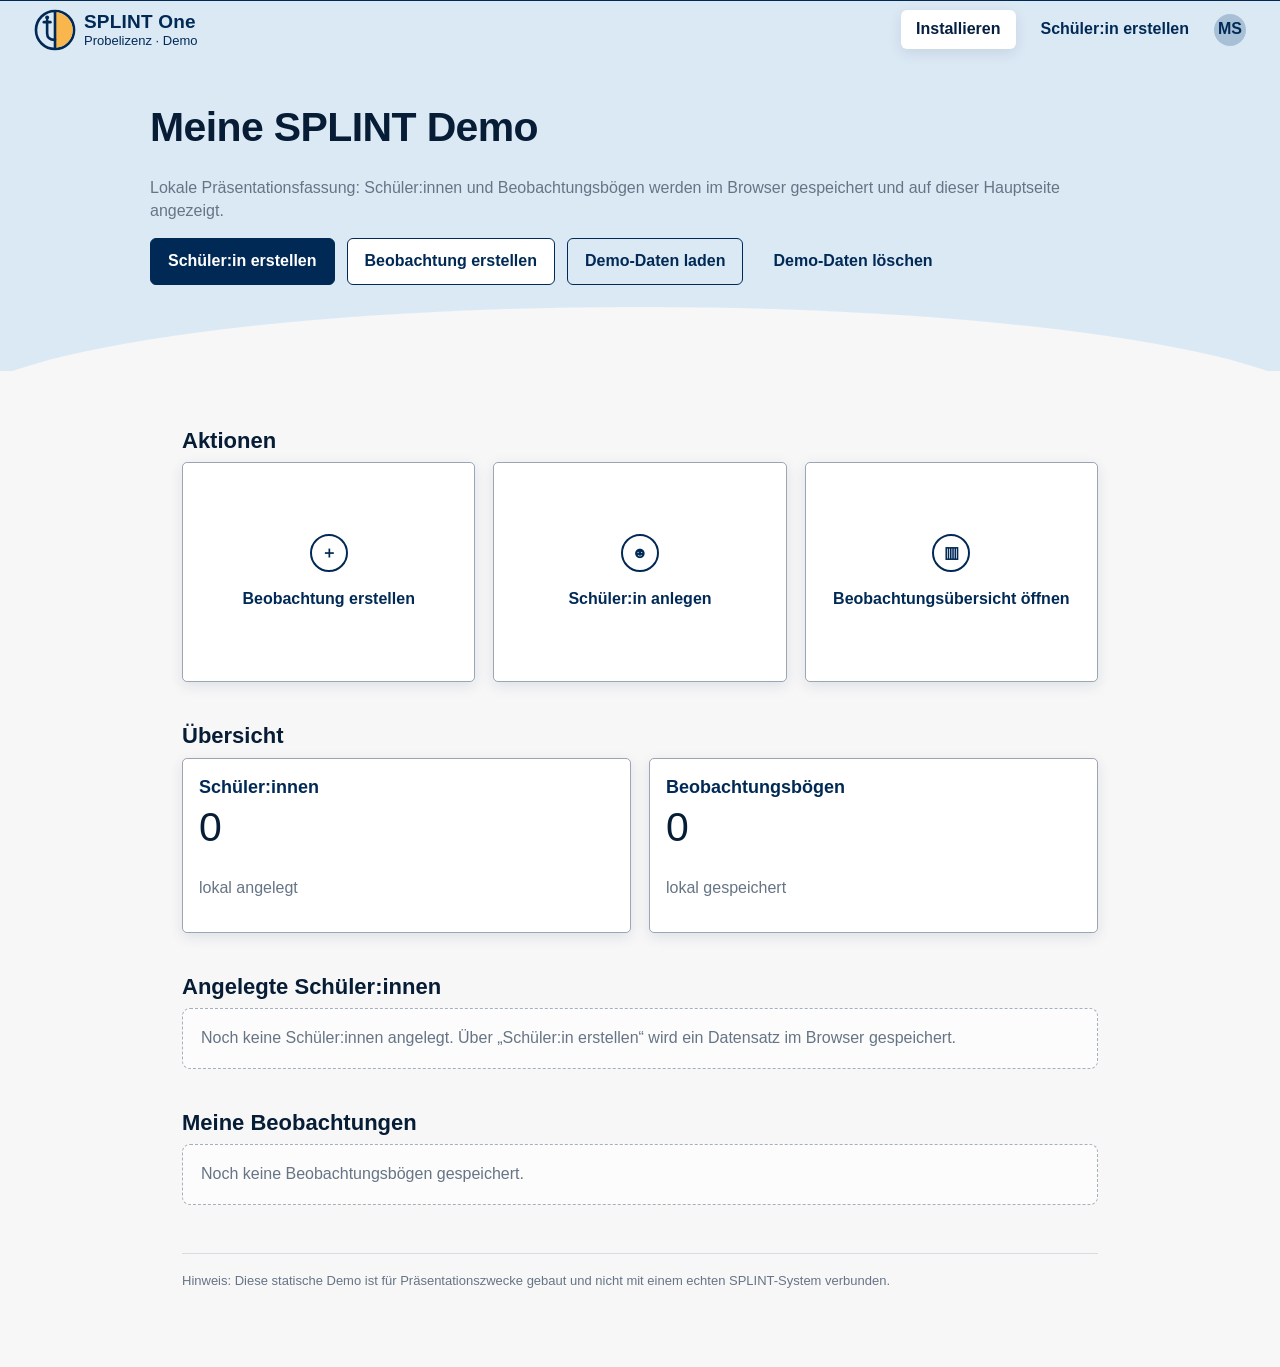
<file: splint-demo/index.html>
<!doctype html>
<html lang="de">
<head>
  <meta charset="utf-8">
  <meta name="viewport" content="width=device-width, initial-scale=1">
  <title>SPLINT One Demo · Hauptseite</title>
  <link rel="icon" href="assets/img/favicon.svg" type="image/svg+xml">
  <link rel="stylesheet" href="assets/css/styles.css">
  <script defer src="assets/js/app.js"></script>
</head>
<body data-page="dashboard" data-root="">
  <a class="skip-link" href="#content">Zum Inhalt springen</a>
  <header class="topbar">
    <a class="brand" href="index.html" aria-label="SPLINT One Demo Startseite">
      <img class="brand-mark" src="assets/img/logo.svg" alt="">
      <span class="brand-text"><strong>SPLINT One</strong><small>Probelizenz · Demo</small></span>
    </a>
    <nav class="nav-actions" aria-label="Hauptnavigation">
      <a class="install-btn" href="#">Installieren</a>
      <a class="nav-pill" href="schueler-anlegen.html">Schüler:in erstellen</a>
      <span class="avatar" aria-label="Benutzerkürzel">MS</span>
    </nav>
  </header>

  <section class="hero">
    <div class="hero-inner hero-wide">
      <h1>Meine SPLINT Demo</h1>
      <p class="muted">Lokale Präsentationsfassung: Schüler:innen und Beobachtungsbögen werden im Browser gespeichert und auf dieser Hauptseite angezeigt.</p>
      <div class="button-row">
        <a class="btn btn-primary" href="schueler-anlegen.html">Schüler:in erstellen</a>
        <a class="btn" href="mesk.html">Beobachtung erstellen</a>
        <button class="btn btn-secondary" id="seedDemo" type="button">Demo-Daten laden</button>
        <button class="btn btn-ghost" id="resetDemo" type="button">Demo-Daten löschen</button>
      </div>
    </div>
  </section>

  <main class="page page-wide" id="content">
    <section class="section" aria-labelledby="actions-title">
      <h2 id="actions-title">Aktionen</h2>
      <div class="tile-grid">
        <a class="tile tile-primary" href="mesk.html">
          <span class="tile-icon">＋</span>
          <span>Beobachtung erstellen</span>
        </a>
        <a class="tile" href="schueler-anlegen.html">
          <span class="tile-icon">☻</span>
          <span>Schüler:in anlegen</span>
        </a>
        <a class="tile" href="beobachtung.html">
          <span class="tile-icon">▥</span>
          <span>Beobachtungsübersicht öffnen</span>
        </a>
      </div>
    </section>

    <section class="section" aria-labelledby="overview-title">
      <h2 id="overview-title">Übersicht</h2>
      <div class="tile-grid">
        <article class="card">
          <h3>Schüler:innen</h3>
          <p class="page-title" id="statsStudents" aria-live="polite">0</p>
          <p class="muted">lokal angelegt</p>
        </article>
        <article class="card">
          <h3>Beobachtungsbögen</h3>
          <p class="page-title" id="statsObservations" aria-live="polite">0</p>
          <p class="muted">lokal gespeichert</p>
        </article>
      </div>
    </section>

    <section class="section" aria-labelledby="students-title">
      <h2 id="students-title">Angelegte Schüler:innen</h2>
      <div class="card-list" id="studentList" aria-live="polite"></div>
    </section>

    <section class="section" aria-labelledby="observations-title">
      <h2 id="observations-title">Meine Beobachtungen</h2>
      <div class="card-list" id="observationList" aria-live="polite"></div>
    </section>

    <p class="footer-note">Hinweis: Diese statische Demo ist für Präsentationszwecke gebaut und nicht mit einem echten SPLINT-System verbunden.</p>
  </main>
</body>
</html>
</file>
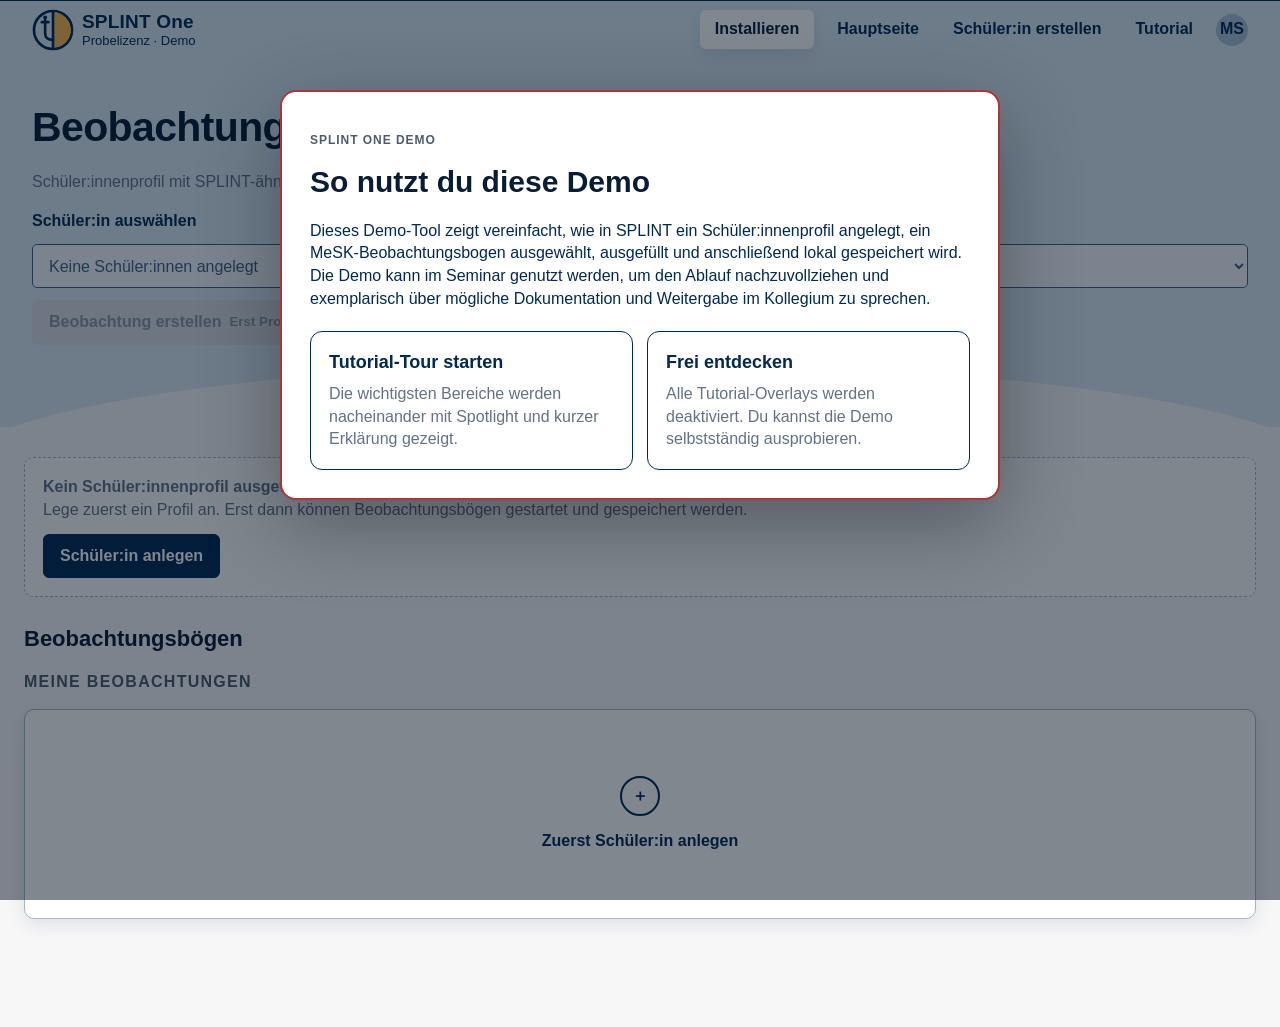
<file: beobachtung.html>
<!doctype html>
<html lang="de">
<head>
  <meta charset="utf-8">
  <meta name="viewport" content="width=device-width, initial-scale=1">
  <title>SPLINT One Demo · Beobachtungsübersicht</title>
  <link rel="icon" href="assets/img/favicon.svg" type="image/svg+xml">
  <link rel="stylesheet" href="assets/css/styles.css">
  <script defer src="assets/js/app.js"></script>
</head>
<body data-page="observation" data-root="">
  <a class="skip-link" href="#content">Zum Inhalt springen</a>
  <header class="topbar">
    <a class="brand" href="index.html" aria-label="SPLINT One Demo Startseite">
      <img class="brand-mark" src="assets/img/logo.svg" alt="">
      <span class="brand-text"><strong>SPLINT One</strong><small>Probelizenz · Demo</small></span>
    </a>
    <nav class="nav-actions" aria-label="Hauptnavigation">
      <a class="install-btn" href="#">Installieren</a>
      <a class="nav-pill" href="index.html">Hauptseite</a>
      <a class="nav-pill" href="schueler-anlegen.html">Schüler:in erstellen</a>
      <button class="nav-pill" id="restartTour" type="button">Tutorial</button>
      <span class="avatar" aria-label="Benutzerkürzel">MS</span>
    </nav>
  </header>

  <section class="hero">
    <div class="hero-inner">
      <h1>Beobachtung und Übersicht</h1>
      <p class="muted">Schüler:innenprofil mit SPLINT-ähnlicher Struktur und Kachel zum Anlegen eines Beobachtungsbogens.</p>
      <div class="button-row">
        <label class="label" for="studentSelect">Schüler:in auswählen</label>
        <select id="studentSelect" aria-label="Schüler:in auswählen"></select>
        <a class="btn btn-primary" id="createObservationLink" href="mesk.html"><span>Beobachtung erstellen</span><small data-tile-hint></small></a>
      </div>
    </div>
  </section>

  <main class="page page-wide" id="content">
    <div id="studentProfile" aria-live="polite"></div>

    <section class="section" aria-labelledby="observation-sheets-title">
      <h2 id="observation-sheets-title">Beobachtungsbögen</h2>
      <p class="upper">Meine Beobachtungen</p>
      <div class="tile-grid" id="ownObservations" aria-live="polite"></div>
    </section>
  </main>
</body>
</html>
</file>
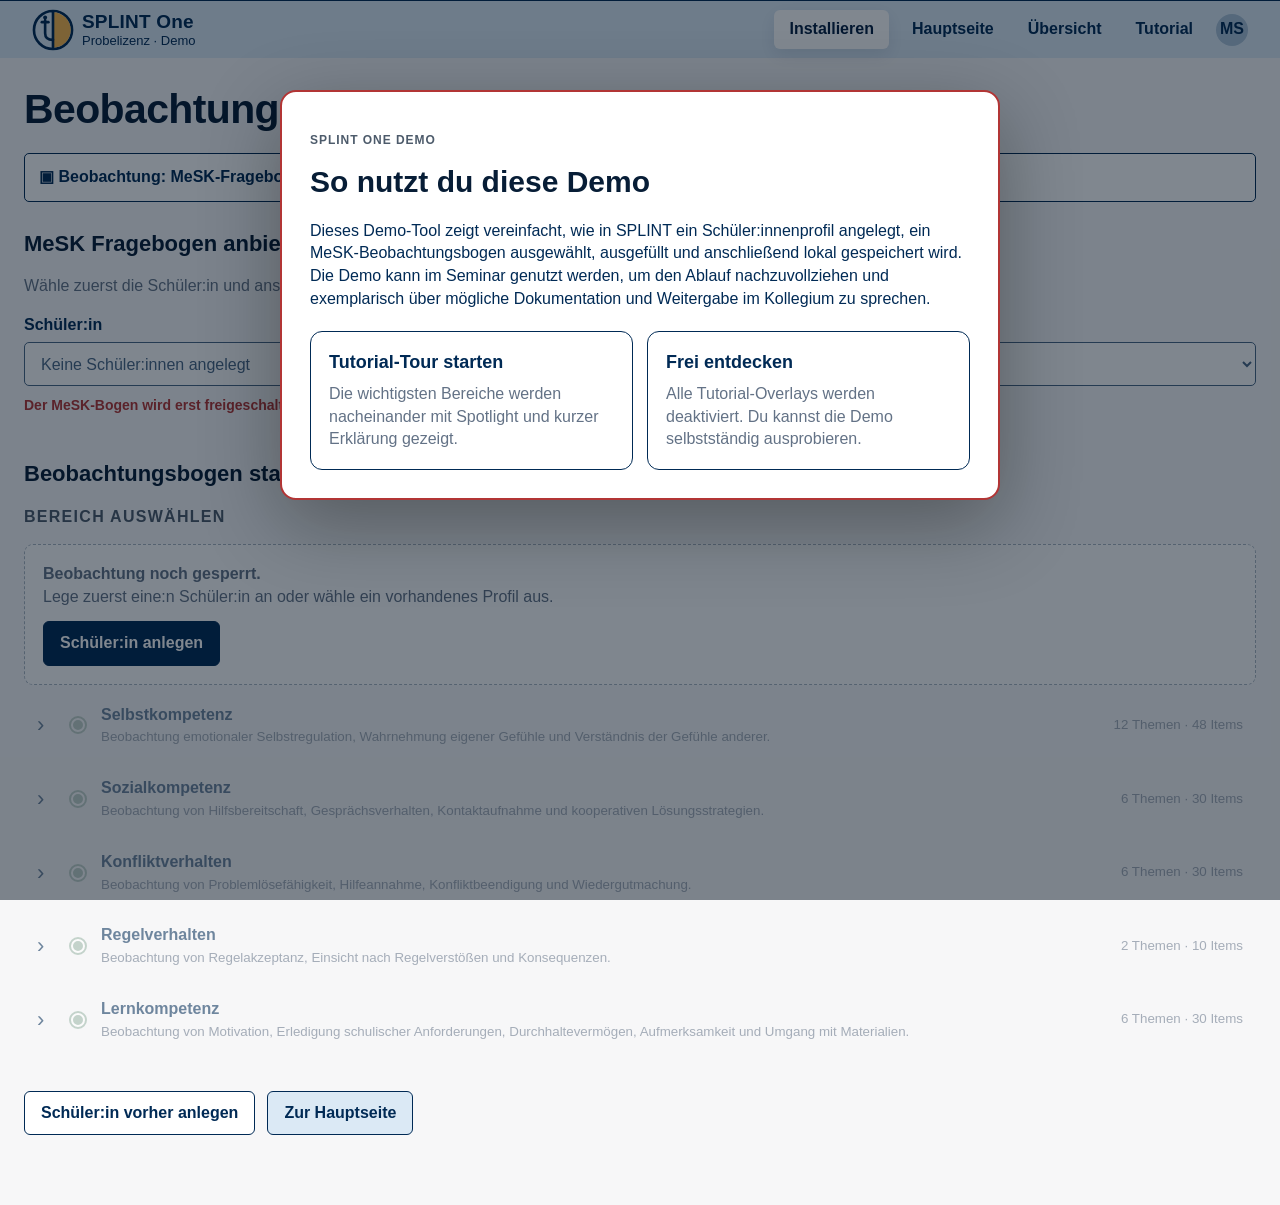
<file: mesk.html>
<!doctype html>
<html lang="de">
<head>
  <meta charset="utf-8">
  <meta name="viewport" content="width=device-width, initial-scale=1">
  <title>SPLINT One Demo · MeSK Fragebogen</title>
  <link rel="icon" href="assets/img/favicon.svg" type="image/svg+xml">
  <link rel="stylesheet" href="assets/css/styles.css">
  <script defer src="assets/js/app.js"></script>
</head>
<body data-page="mesk" data-root="">
  <a class="skip-link" href="#content">Zum Inhalt springen</a>
  <header class="topbar">
    <a class="brand" href="index.html" aria-label="SPLINT One Demo Startseite">
      <img class="brand-mark" src="assets/img/logo.svg" alt="">
      <span class="brand-text"><strong>SPLINT One</strong><small>Probelizenz · Demo</small></span>
    </a>
    <nav class="nav-actions" aria-label="Hauptnavigation">
      <a class="install-btn" href="#">Installieren</a>
      <a class="nav-pill" href="index.html">Hauptseite</a>
      <a class="nav-pill" href="beobachtung.html">Übersicht</a>
      <button class="nav-pill" id="restartTour" type="button">Tutorial</button>
      <span class="avatar" aria-label="Benutzerkürzel">MS</span>
    </nav>
  </header>

  <main class="page page-wide" id="content">
    <h1 class="page-title">Beobachtung anlegen</h1>

    <div class="mesk-box" id="meskBox">▣ Beobachtung: MeSK-Fragebogen zur Einschätzung emotionaler und sozialer Kompetenzen</div>

    <section class="section">
      <h2>MeSK Fragebogen anbieten</h2>
      <p class="muted">Wähle zuerst die Schüler:in und anschließend einen Bereich, der beobachtet werden soll. Die Oberkategorien sind als Einstieg verlinkt.</p>
      <div class="form-row">
        <label for="studentSelect">Schüler:in</label>
        <select id="studentSelect"></select>
      </div>
      <div class="statusline" id="statusline" aria-live="polite"></div>
    </section>

    <section class="section" aria-labelledby="topic-title">
      <h2 id="topic-title">Beobachtungsbogen starten</h2>
      <p class="upper">Bereich auswählen</p>
      <div class="topic-list" id="topicList" aria-live="polite"></div>
    </section>

    <div class="button-row">
      <a class="btn" href="schueler-anlegen.html">Schüler:in vorher anlegen</a>
      <a class="btn btn-secondary" href="index.html">Zur Hauptseite</a>
    </div>
  </main>
</body>
</html>
</file>
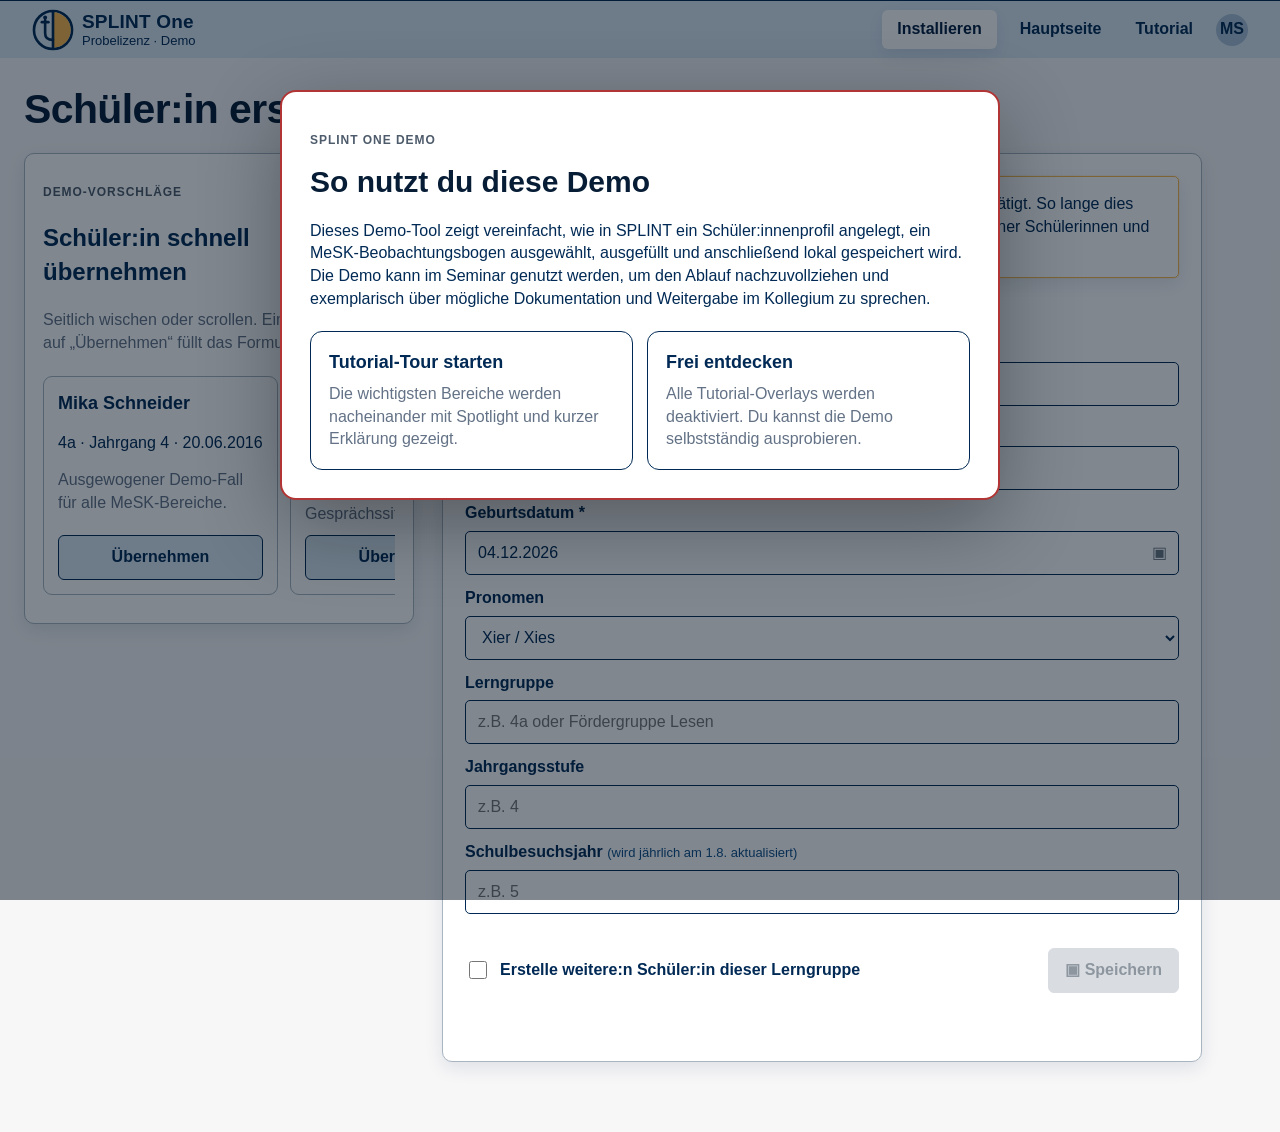
<file: schueler-anlegen.html>
<!doctype html>
<html lang="de">
<head>
  <meta charset="utf-8">
  <meta name="viewport" content="width=device-width, initial-scale=1">
  <title>SPLINT One Demo · Schüler:in erstellen</title>
  <link rel="icon" href="assets/img/favicon.svg" type="image/svg+xml">
  <link rel="stylesheet" href="assets/css/styles.css">
  <script defer src="assets/js/app.js"></script>
</head>
<body data-page="student-form" data-root="">
  <a class="skip-link" href="#content">Zum Inhalt springen</a>
  <header class="topbar">
    <a class="brand" href="index.html" aria-label="SPLINT One Demo Startseite">
      <img class="brand-mark" src="assets/img/logo.svg" alt="">
      <span class="brand-text"><strong>SPLINT One</strong><small>Probelizenz · Demo</small></span>
    </a>
    <nav class="nav-actions" aria-label="Hauptnavigation">
      <a class="install-btn" href="#">Installieren</a>
      <a class="nav-pill" href="index.html">Hauptseite</a>
      <button class="nav-pill" id="restartTour" type="button">Tutorial</button>
      <span class="avatar" aria-label="Benutzerkürzel">MS</span>
    </nav>
  </header>

  <main class="page page-wide" id="content">
    <h1 class="page-title">Schüler:in erstellen</h1>

    <div class="student-create-layout">
      <aside class="card preset-panel" id="studentPresetPanel" aria-labelledby="preset-title">
        <div class="preset-head">
          <div>
            <p class="upper tiny">Demo-Vorschläge</p>
            <h2 id="preset-title">Schüler:in schnell übernehmen</h2>
            <p class="muted">Seitlich wischen oder scrollen. Ein Klick auf „Übernehmen“ füllt das Formular.</p>
          </div>
          <span class="preset-count" id="presetCount">5</span>
        </div>
        <div class="preset-slider" id="studentPresetSlider" aria-live="polite"></div>
      </aside>

      <section class="card form-panel" id="studentFormPanel">
        <div class="notice">
          Deine Schulleitung hat den Auftragsverarbeitungsvertrag noch nicht bestätigt. So lange dies noch nicht geschehen ist, darfst du keine personenbezogenen Daten deiner Schülerinnen und Schüler in SPLINT eingeben.
        </div>
        <p>Felder mit * sind Pflichtfelder.</p>

        <form id="studentForm" class="form-grid" novalidate>
          <div class="form-row">
            <label for="firstName">Vorname *</label>
            <input id="firstName" name="firstName" type="text" autocomplete="given-name" required>
          </div>

          <div class="form-row">
            <label for="lastName">Nachname *</label>
            <input id="lastName" name="lastName" type="text" autocomplete="family-name" required>
          </div>

          <div class="form-row">
            <label for="birthDate">Geburtsdatum *</label>
            <div class="input-icon">
              <input id="birthDate" name="birthDate" type="text" inputmode="numeric" placeholder="TT.MM.JJJJ" required>
              <span aria-hidden="true">▣</span>
            </div>
          </div>

          <div class="form-row">
            <label for="pronouns">Pronomen</label>
            <select id="pronouns" name="pronouns">
              <option>Xier / Xies</option>
              <option>Sie / Ihr</option>
              <option>Er / Ihm</option>
              <option>Keine Angabe</option>
            </select>
          </div>

          <div class="form-row">
            <label for="group">Lerngruppe</label>
            <input id="group" name="group" type="text" placeholder="z.B. 4a oder Fördergruppe Lesen">
          </div>

          <div class="form-row">
            <label for="grade">Jahrgangsstufe</label>
            <input id="grade" name="grade" type="text" placeholder="z.B. 4">
          </div>

          <div class="form-row">
            <label for="schoolYear">Schulbesuchsjahr <span class="hint">(wird jährlich am 1.8. aktualisiert)</span></label>
            <input id="schoolYear" name="schoolYear" type="text" placeholder="z.B. 5">
          </div>

          <div class="form-footer">
            <label class="checkline" for="continueCreating">
              <input id="continueCreating" name="continueCreating" type="checkbox" value="yes">
              Erstelle weitere:n Schüler:in dieser Lerngruppe
            </label>
            <button class="btn btn-primary" id="saveStudent" type="submit" disabled>▣ Speichern</button>
          </div>
          <div class="statusline" id="statusline" aria-live="polite"></div>
        </form>
      </section>
    </div>
  </main>
</body>
</html>
</file>
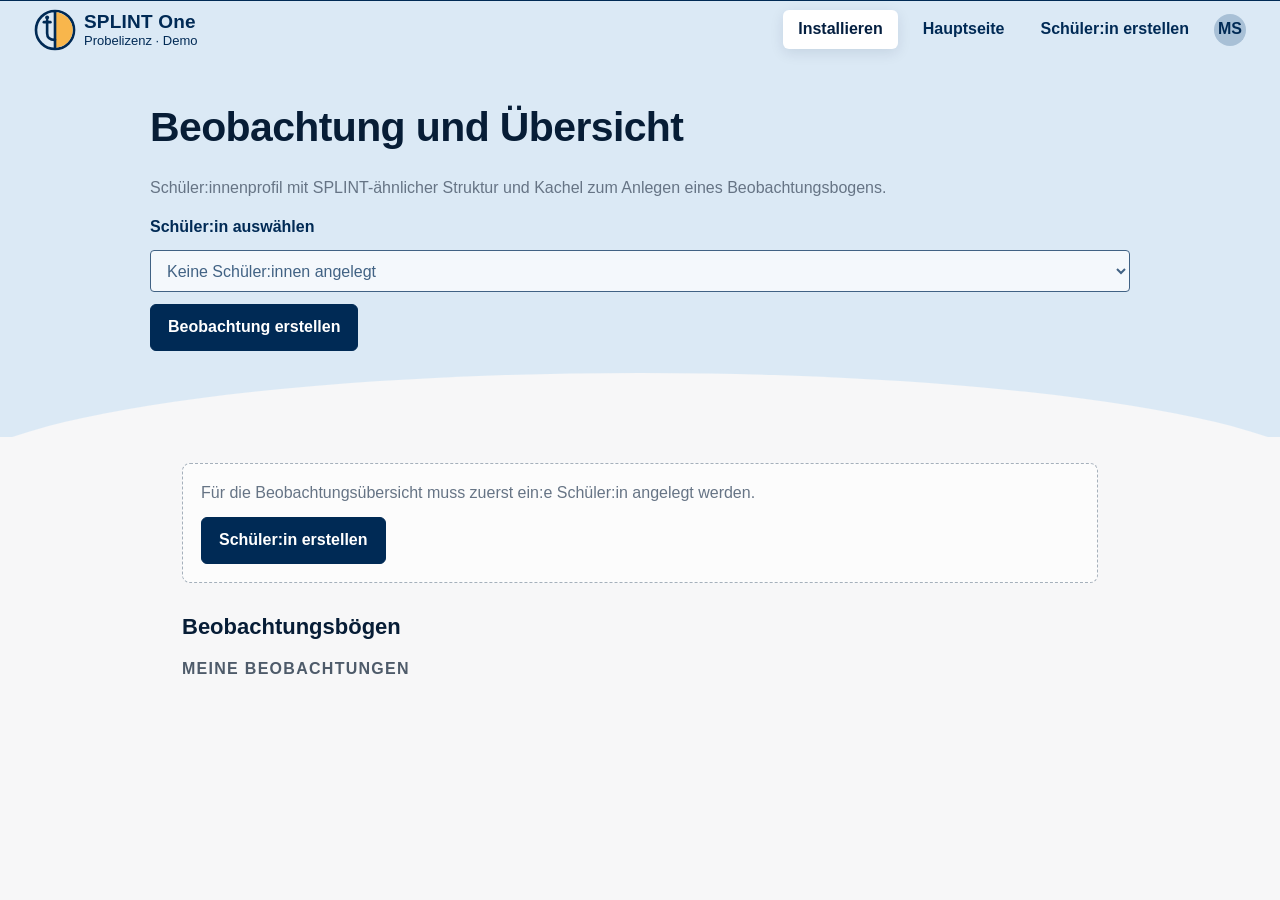
<file: splint-demo/beobachtung.html>
<!doctype html>
<html lang="de">
<head>
  <meta charset="utf-8">
  <meta name="viewport" content="width=device-width, initial-scale=1">
  <title>SPLINT One Demo · Beobachtungsübersicht</title>
  <link rel="icon" href="assets/img/favicon.svg" type="image/svg+xml">
  <link rel="stylesheet" href="assets/css/styles.css">
  <script defer src="assets/js/app.js"></script>
</head>
<body data-page="observation" data-root="">
  <a class="skip-link" href="#content">Zum Inhalt springen</a>
  <header class="topbar">
    <a class="brand" href="index.html" aria-label="SPLINT One Demo Startseite">
      <img class="brand-mark" src="assets/img/logo.svg" alt="">
      <span class="brand-text"><strong>SPLINT One</strong><small>Probelizenz · Demo</small></span>
    </a>
    <nav class="nav-actions" aria-label="Hauptnavigation">
      <a class="install-btn" href="#">Installieren</a>
      <a class="nav-pill" href="index.html">Hauptseite</a>
      <a class="nav-pill" href="schueler-anlegen.html">Schüler:in erstellen</a>
      <span class="avatar" aria-label="Benutzerkürzel">MS</span>
    </nav>
  </header>

  <section class="hero">
    <div class="hero-inner hero-wide">
      <h1>Beobachtung und Übersicht</h1>
      <p class="muted">Schüler:innenprofil mit SPLINT-ähnlicher Struktur und Kachel zum Anlegen eines Beobachtungsbogens.</p>
      <div class="button-row">
        <label class="label" for="studentSelect">Schüler:in auswählen</label>
        <select id="studentSelect" aria-label="Schüler:in auswählen"></select>
        <a class="btn btn-primary" id="createObservationLink" href="mesk.html">Beobachtung erstellen</a>
      </div>
    </div>
  </section>

  <main class="page page-wide" id="content">
    <div id="studentProfile" aria-live="polite"></div>

    <section class="section" aria-labelledby="observation-sheets-title">
      <h2 id="observation-sheets-title">Beobachtungsbögen</h2>
      <p class="upper">Meine Beobachtungen</p>
      <div class="tile-grid" id="ownObservations" aria-live="polite"></div>
    </section>
  </main>
</body>
</html>
</file>
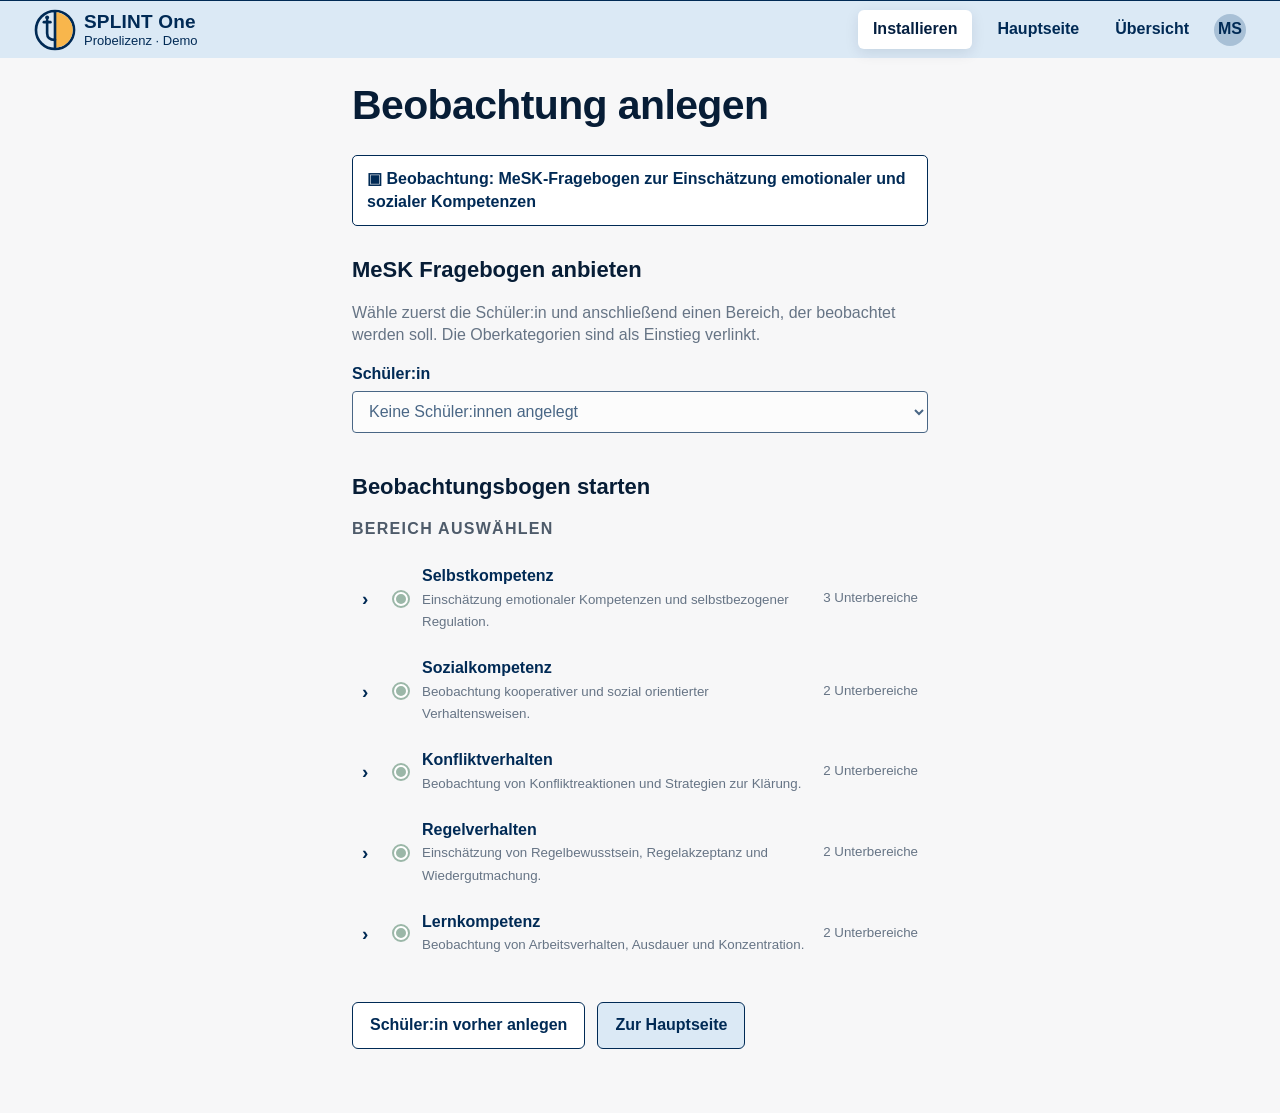
<file: splint-demo/mesk.html>
<!doctype html>
<html lang="de">
<head>
  <meta charset="utf-8">
  <meta name="viewport" content="width=device-width, initial-scale=1">
  <title>SPLINT One Demo · MeSK Fragebogen</title>
  <link rel="icon" href="assets/img/favicon.svg" type="image/svg+xml">
  <link rel="stylesheet" href="assets/css/styles.css">
  <script defer src="assets/js/app.js"></script>
</head>
<body data-page="mesk" data-root="">
  <a class="skip-link" href="#content">Zum Inhalt springen</a>
  <header class="topbar">
    <a class="brand" href="index.html" aria-label="SPLINT One Demo Startseite">
      <img class="brand-mark" src="assets/img/logo.svg" alt="">
      <span class="brand-text"><strong>SPLINT One</strong><small>Probelizenz · Demo</small></span>
    </a>
    <nav class="nav-actions" aria-label="Hauptnavigation">
      <a class="install-btn" href="#">Installieren</a>
      <a class="nav-pill" href="index.html">Hauptseite</a>
      <a class="nav-pill" href="beobachtung.html">Übersicht</a>
      <span class="avatar" aria-label="Benutzerkürzel">MS</span>
    </nav>
  </header>

  <main class="page page-narrow" id="content">
    <h1 class="page-title">Beobachtung anlegen</h1>

    <div class="mesk-box">▣ Beobachtung: MeSK-Fragebogen zur Einschätzung emotionaler und sozialer Kompetenzen</div>

    <section class="section">
      <h2>MeSK Fragebogen anbieten</h2>
      <p class="muted">Wähle zuerst die Schüler:in und anschließend einen Bereich, der beobachtet werden soll. Die Oberkategorien sind als Einstieg verlinkt.</p>
      <div class="form-row">
        <label for="studentSelect">Schüler:in</label>
        <select id="studentSelect"></select>
      </div>
    </section>

    <section class="section" aria-labelledby="topic-title">
      <h2 id="topic-title">Beobachtungsbogen starten</h2>
      <p class="upper">Bereich auswählen</p>
      <div class="topic-list" id="topicList" aria-live="polite"></div>
    </section>

    <div class="button-row">
      <a class="btn" href="schueler-anlegen.html">Schüler:in vorher anlegen</a>
      <a class="btn btn-secondary" href="index.html">Zur Hauptseite</a>
    </div>
  </main>
</body>
</html>
</file>
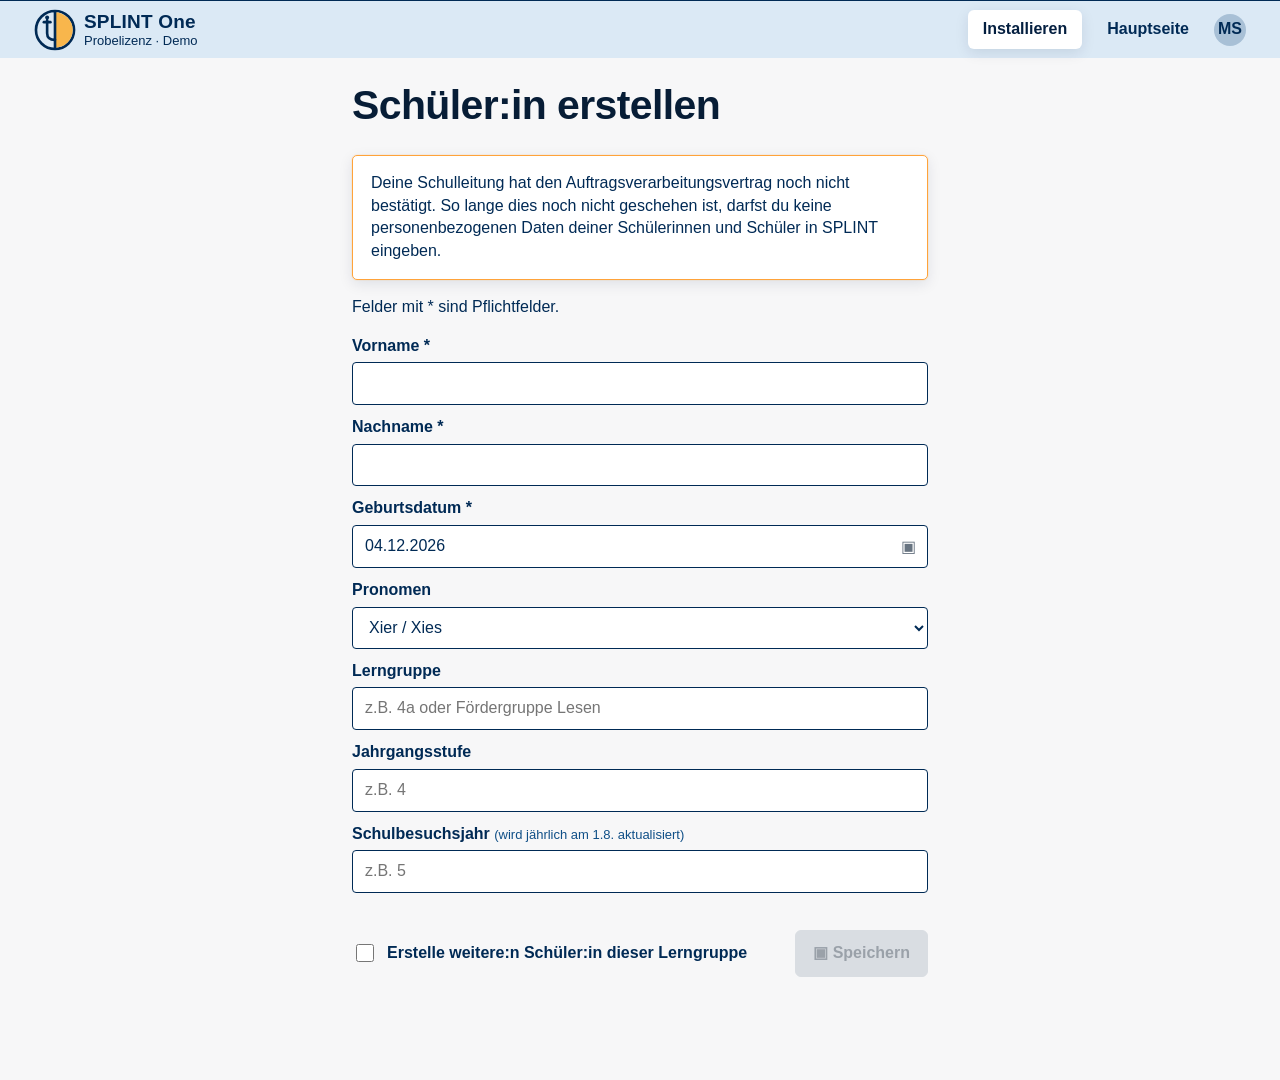
<file: splint-demo/schueler-anlegen.html>
<!doctype html>
<html lang="de">
<head>
  <meta charset="utf-8">
  <meta name="viewport" content="width=device-width, initial-scale=1">
  <title>SPLINT One Demo · Schüler:in erstellen</title>
  <link rel="icon" href="assets/img/favicon.svg" type="image/svg+xml">
  <link rel="stylesheet" href="assets/css/styles.css">
  <script defer src="assets/js/app.js"></script>
</head>
<body data-page="student-form" data-root="">
  <a class="skip-link" href="#content">Zum Inhalt springen</a>
  <header class="topbar">
    <a class="brand" href="index.html" aria-label="SPLINT One Demo Startseite">
      <img class="brand-mark" src="assets/img/logo.svg" alt="">
      <span class="brand-text"><strong>SPLINT One</strong><small>Probelizenz · Demo</small></span>
    </a>
    <nav class="nav-actions" aria-label="Hauptnavigation">
      <a class="install-btn" href="#">Installieren</a>
      <a class="nav-pill" href="index.html">Hauptseite</a>
      <span class="avatar" aria-label="Benutzerkürzel">MS</span>
    </nav>
  </header>

  <main class="page page-narrow" id="content">
    <h1 class="page-title">Schüler:in erstellen</h1>

    <div class="notice">
      Deine Schulleitung hat den Auftragsverarbeitungsvertrag noch nicht bestätigt. So lange dies noch nicht geschehen ist, darfst du keine personenbezogenen Daten deiner Schülerinnen und Schüler in SPLINT eingeben.
    </div>
    <p>Felder mit * sind Pflichtfelder.</p>

    <form id="studentForm" class="form-grid" novalidate>
      <div class="form-row">
        <label for="firstName">Vorname *</label>
        <input id="firstName" name="firstName" type="text" autocomplete="given-name" required>
      </div>

      <div class="form-row">
        <label for="lastName">Nachname *</label>
        <input id="lastName" name="lastName" type="text" autocomplete="family-name" required>
      </div>

      <div class="form-row">
        <label for="birthDate">Geburtsdatum *</label>
        <div class="input-icon">
          <input id="birthDate" name="birthDate" type="text" inputmode="numeric" placeholder="TT.MM.JJJJ" required>
          <span aria-hidden="true">▣</span>
        </div>
      </div>

      <div class="form-row">
        <label for="pronouns">Pronomen</label>
        <select id="pronouns" name="pronouns">
          <option>Xier / Xies</option>
          <option>Sie / Ihr</option>
          <option>Er / Ihm</option>
          <option>Keine Angabe</option>
        </select>
      </div>

      <div class="form-row">
        <label for="group">Lerngruppe</label>
        <input id="group" name="group" type="text" placeholder="z.B. 4a oder Fördergruppe Lesen">
      </div>

      <div class="form-row">
        <label for="grade">Jahrgangsstufe</label>
        <input id="grade" name="grade" type="text" placeholder="z.B. 4">
      </div>

      <div class="form-row">
        <label for="schoolYear">Schulbesuchsjahr <span class="hint">(wird jährlich am 1.8. aktualisiert)</span></label>
        <input id="schoolYear" name="schoolYear" type="text" placeholder="z.B. 5">
      </div>

      <div class="form-footer">
        <label class="checkline" for="continueCreating">
          <input id="continueCreating" name="continueCreating" type="checkbox" value="yes">
          Erstelle weitere:n Schüler:in dieser Lerngruppe
        </label>
        <button class="btn btn-primary" id="saveStudent" type="submit" disabled>▣ Speichern</button>
      </div>
      <div class="statusline" id="statusline" aria-live="polite"></div>
    </form>
  </main>
</body>
</html>
</file>
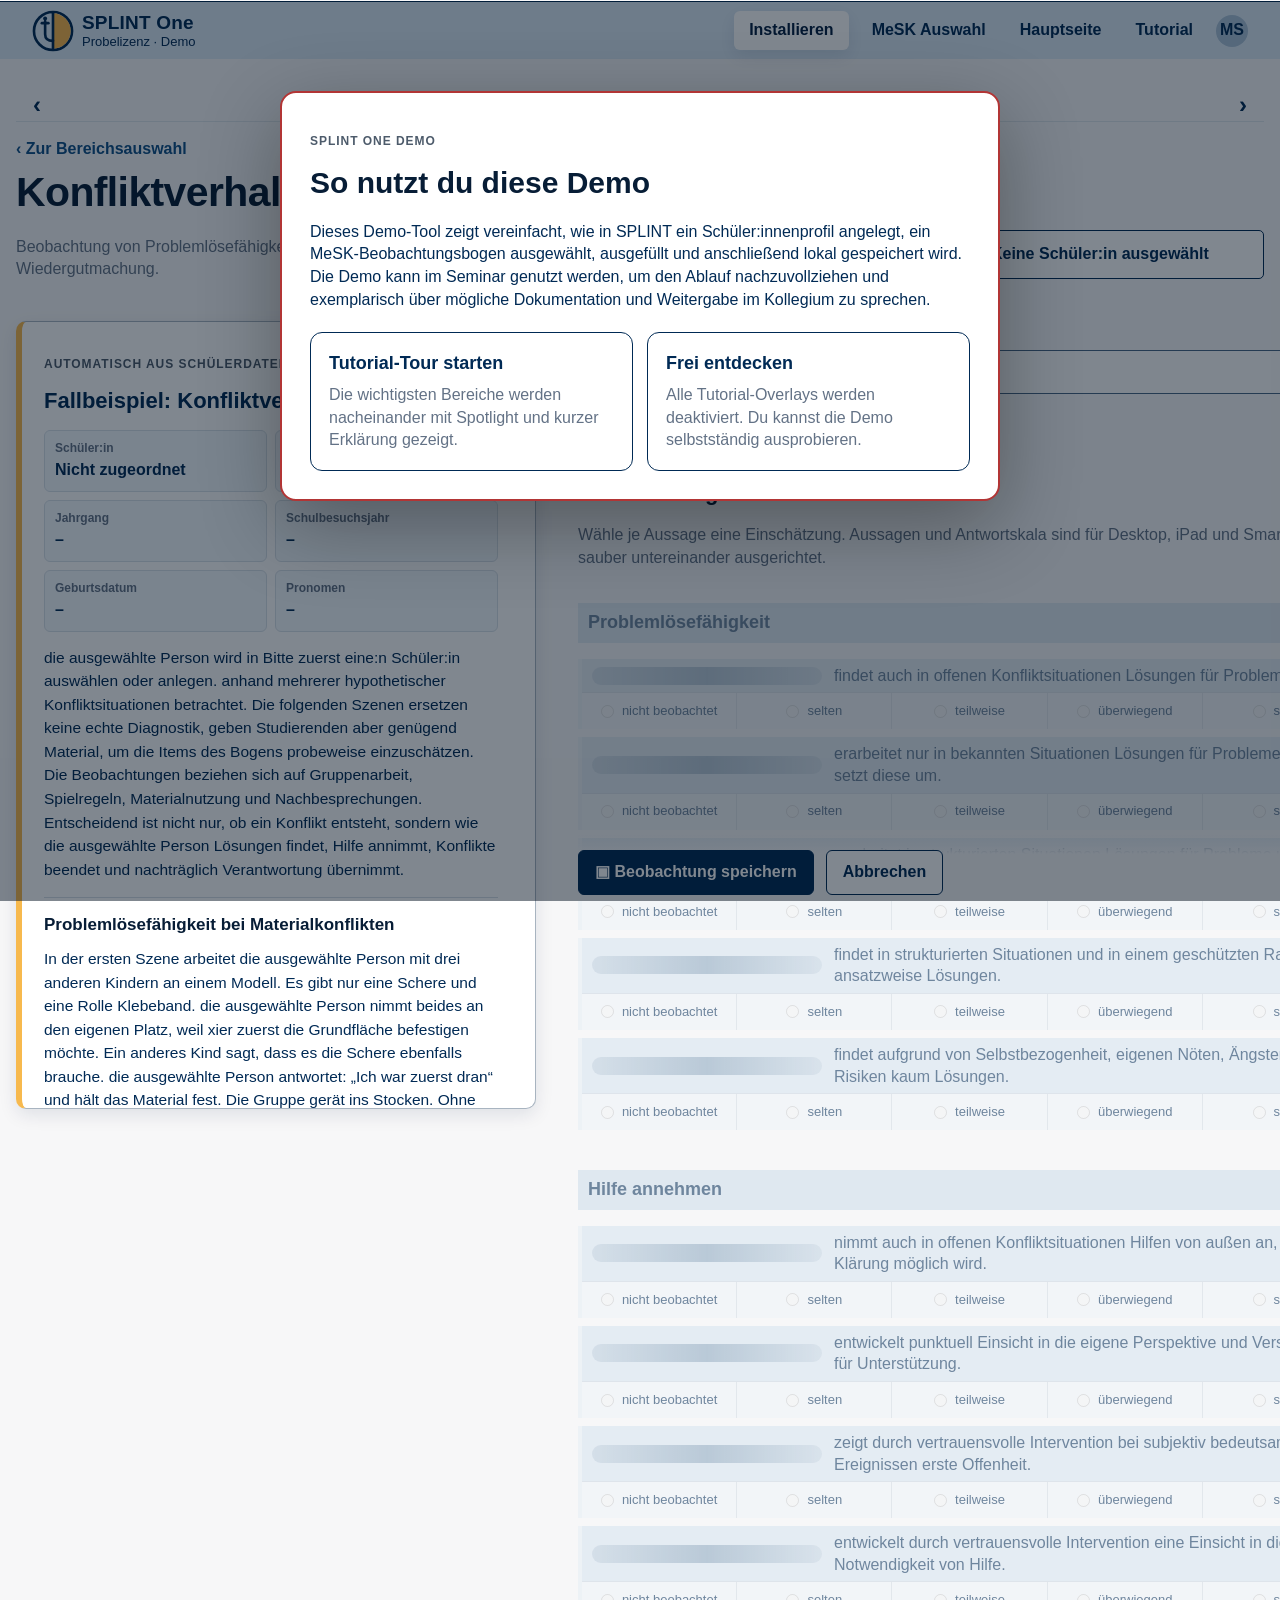
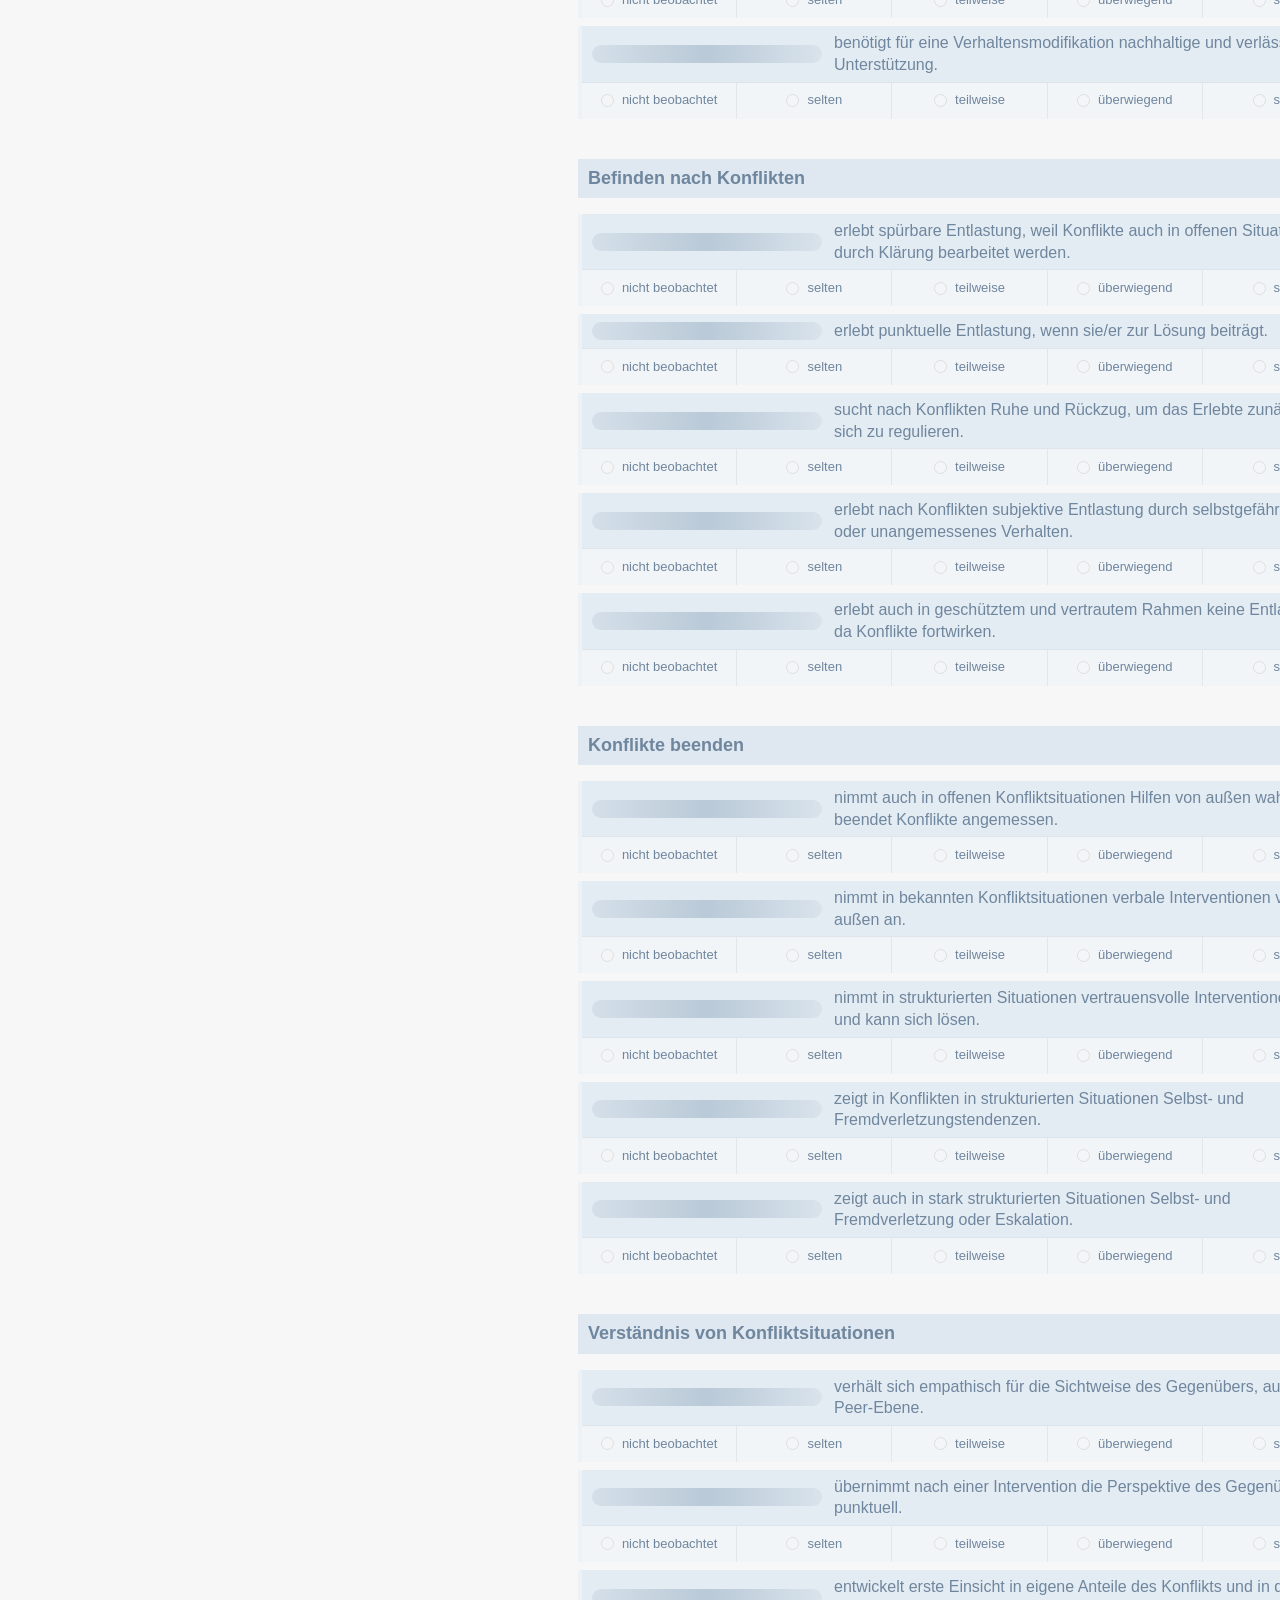
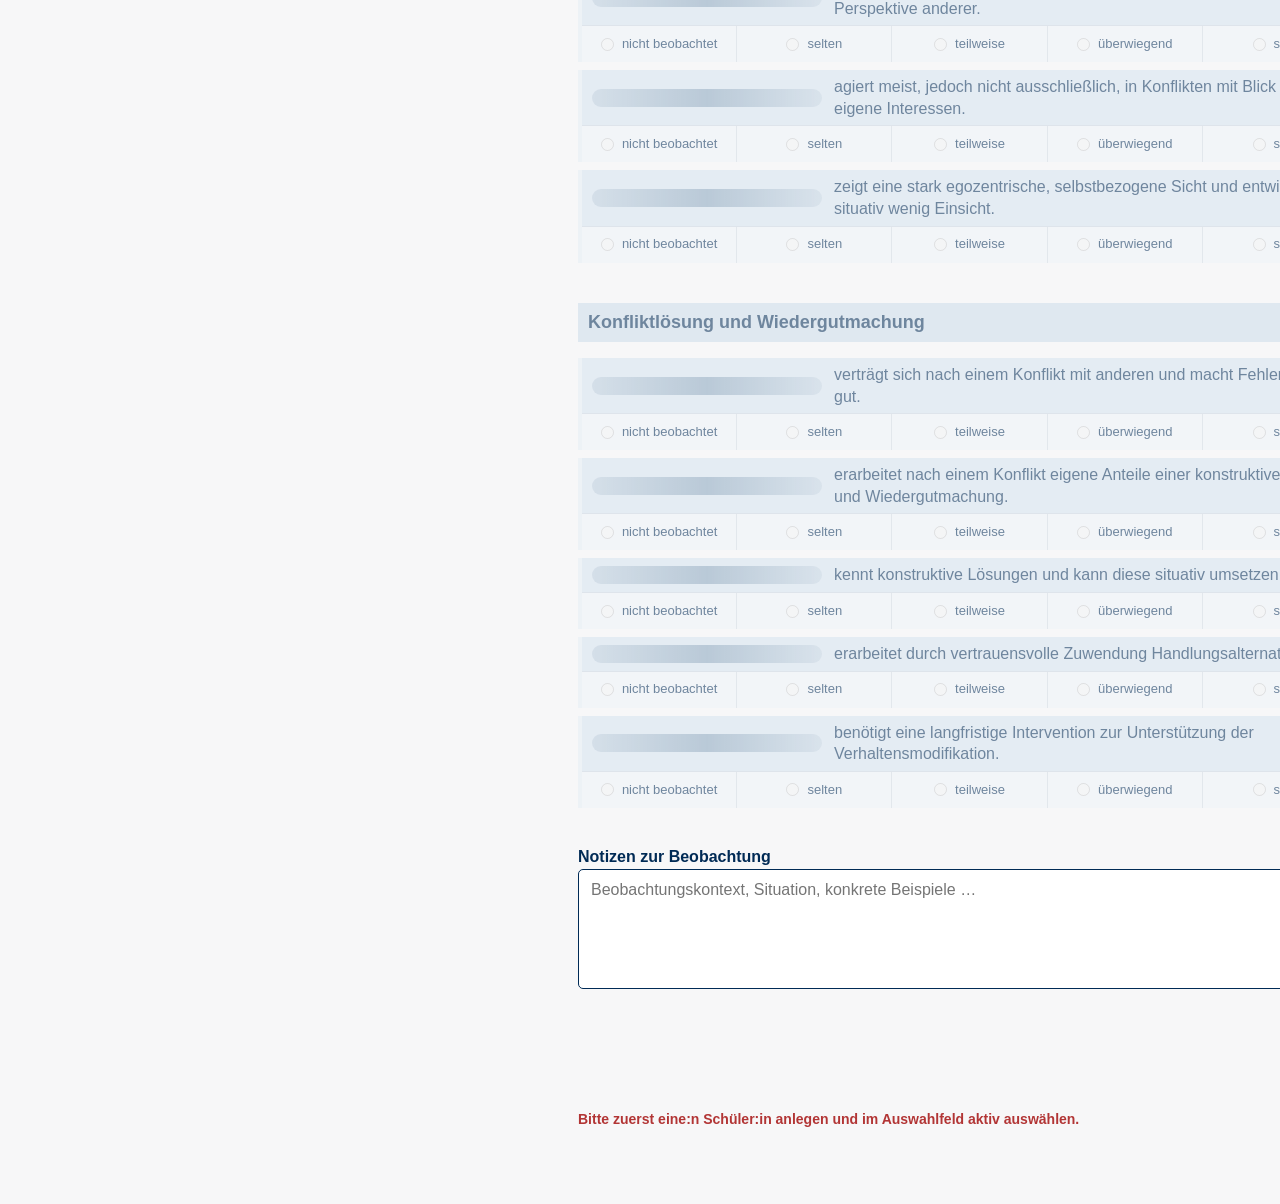
<file: themen/konfliktverhalten.html>
<!doctype html>
<html lang="de">
<head>
  <meta charset="utf-8">
  <meta name="viewport" content="width=device-width, initial-scale=1">
  <title>SPLINT One Demo · Konfliktverhalten</title>
  <link rel="icon" href="../assets/img/favicon.svg" type="image/svg+xml">
  <link rel="stylesheet" href="../assets/css/styles.css">
  <script defer src="../assets/js/app.js"></script>
</head>
<body data-page="topic" data-topic="konfliktverhalten" data-root="../">
  <a class="skip-link" href="#content">Zum Inhalt springen</a>
  <header class="topbar">
    <a class="brand" href="../index.html" aria-label="SPLINT One Demo Startseite">
      <img class="brand-mark" src="../assets/img/logo.svg" alt="">
      <span class="brand-text"><strong>SPLINT One</strong><small>Probelizenz · Demo</small></span>
    </a>
    <nav class="nav-actions" aria-label="Hauptnavigation">
      <a class="install-btn" href="#">Installieren</a>
      <a class="nav-pill" href="../mesk.html">MeSK Auswahl</a>
      <a class="nav-pill" href="../index.html">Hauptseite</a>
      <button class="nav-pill" id="restartTour" type="button">Tutorial</button>
      <span class="avatar" aria-label="Benutzerkürzel">MS</span>
    </nav>
  </header>

  <main class="page topic-page-wide" id="content">
    <div id="topicToolbar"></div>
    <p class="backline"><a href="../mesk.html">‹ Zur Bereichsauswahl</a></p>
    <div class="topic-intro">
      <div>
        <h1 class="page-title" id="topicTitle">Konfliktverhalten</h1>
        <p class="muted" id="topicDescription"></p>
      </div>
      <div class="mesk-box">▣ MeSK-Fragebogen · Beobachtungsbereich: <span id="selectedStudentName">–</span></div>
    </div>

    <div class="topic-workspace">
      <aside class="case-column" aria-labelledby="case-title" data-tour-target="case-example">
        <article class="card case-example-card" id="caseExample">
          <h2 id="case-title">Fallbeispiel</h2>
          <p class="muted">Wähle eine:n Schüler:in aus, damit ein passendes Beispiel angezeigt wird.</p>
        </article>
      </aside>

      <form id="topicForm" class="topic-form-panel">
        <section class="section student-select-section">
          <div class="form-row">
            <label for="studentSelect">Schüler:in</label>
            <select id="studentSelect"></select>
          </div>
          <div class="completion-chip" id="completionCount">0/0 beantwortet</div>
        </section>

        <section class="section" aria-labelledby="questions-title">
          <h2 id="questions-title">Beobachtung ausfüllen</h2>
          <p class="muted">Wähle je Aussage eine Einschätzung. Aussagen und Antwortskala sind für Desktop, iPad und Smartphone sauber untereinander ausgerichtet.</p>
          <div id="questionContainer"></div>
        </section>

        <section class="section" id="notesBlock">
          <label for="notes">Notizen zur Beobachtung</label>
          <textarea id="notes" name="notes" placeholder="Beobachtungskontext, Situation, konkrete Beispiele …"></textarea>
        </section>

        <div class="button-row form-actions-sticky">
          <button class="btn btn-primary" id="saveObservation" type="submit">▣ Beobachtung speichern</button>
          <a class="btn" href="../mesk.html">Abbrechen</a>
        </div>
        <div class="statusline" id="statusline" aria-live="polite"></div>
      </form>
    </div>
  </main>
</body>
</html>
</file>
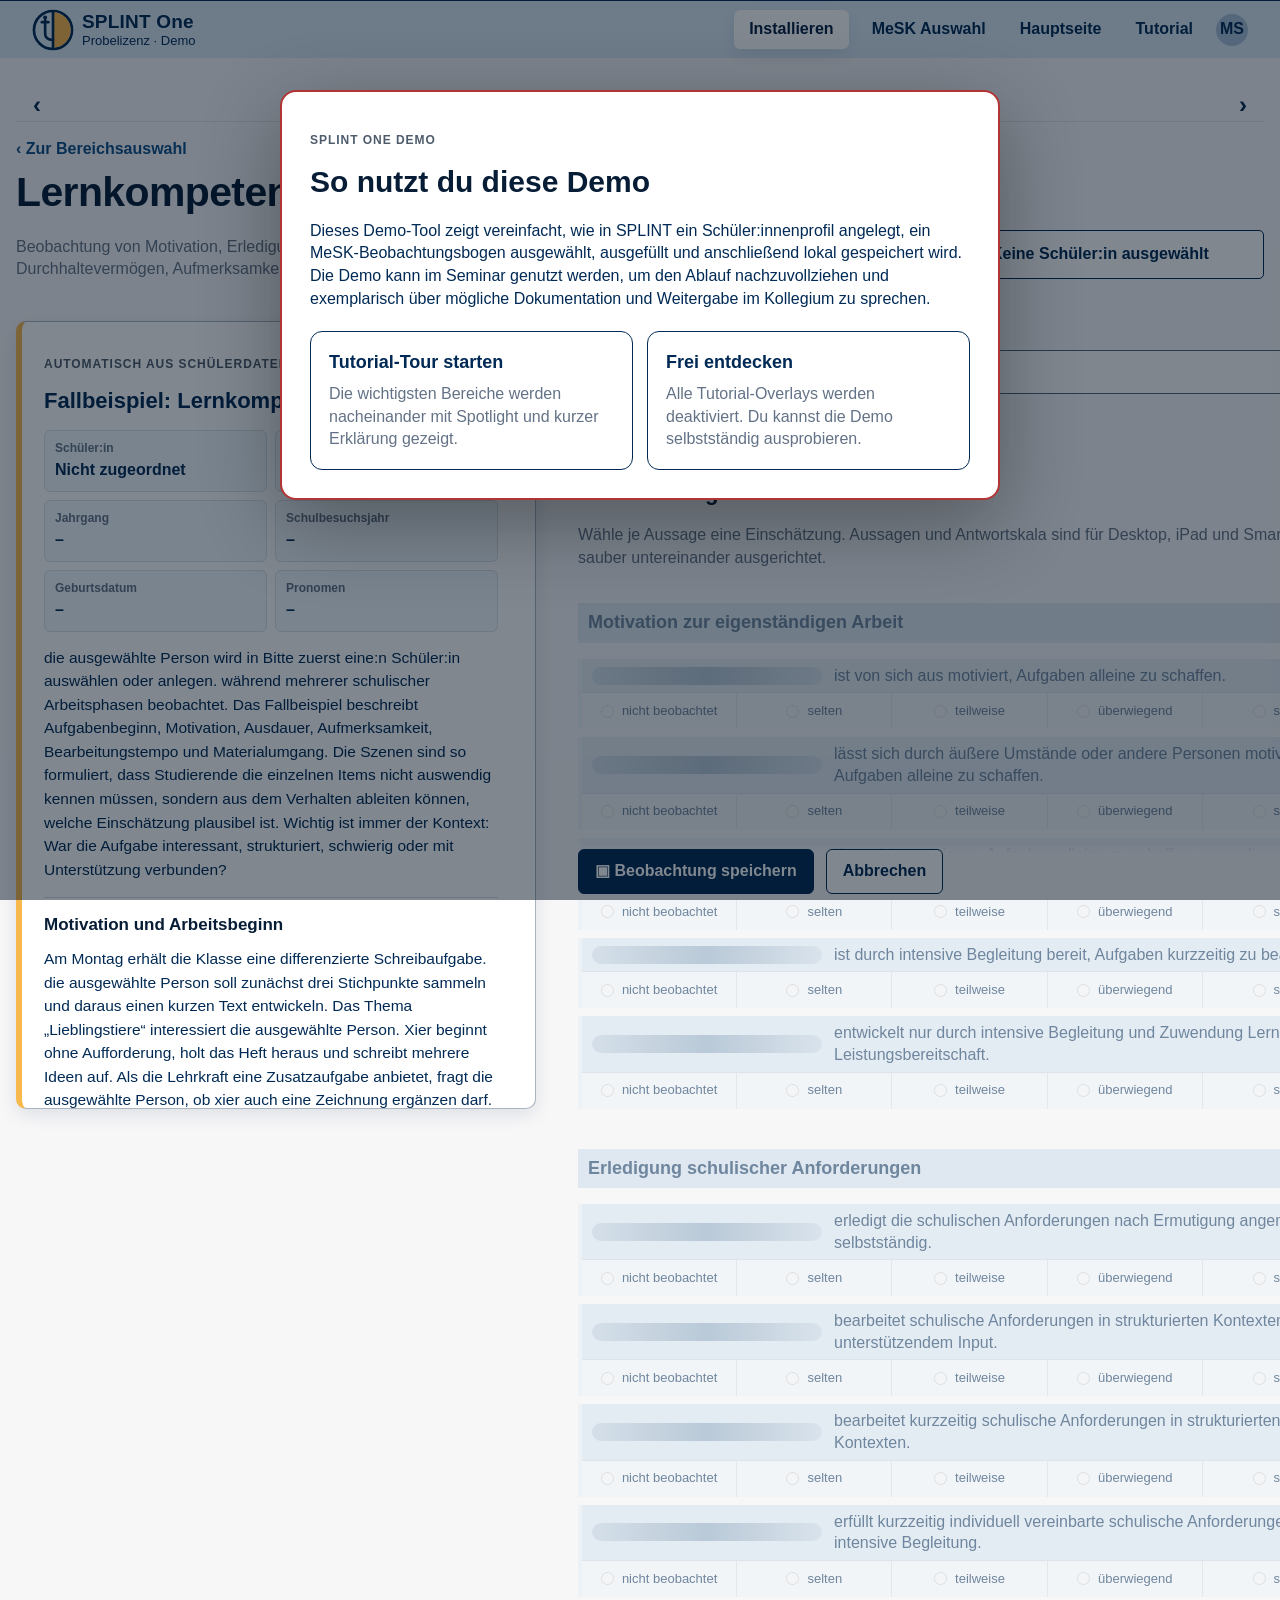
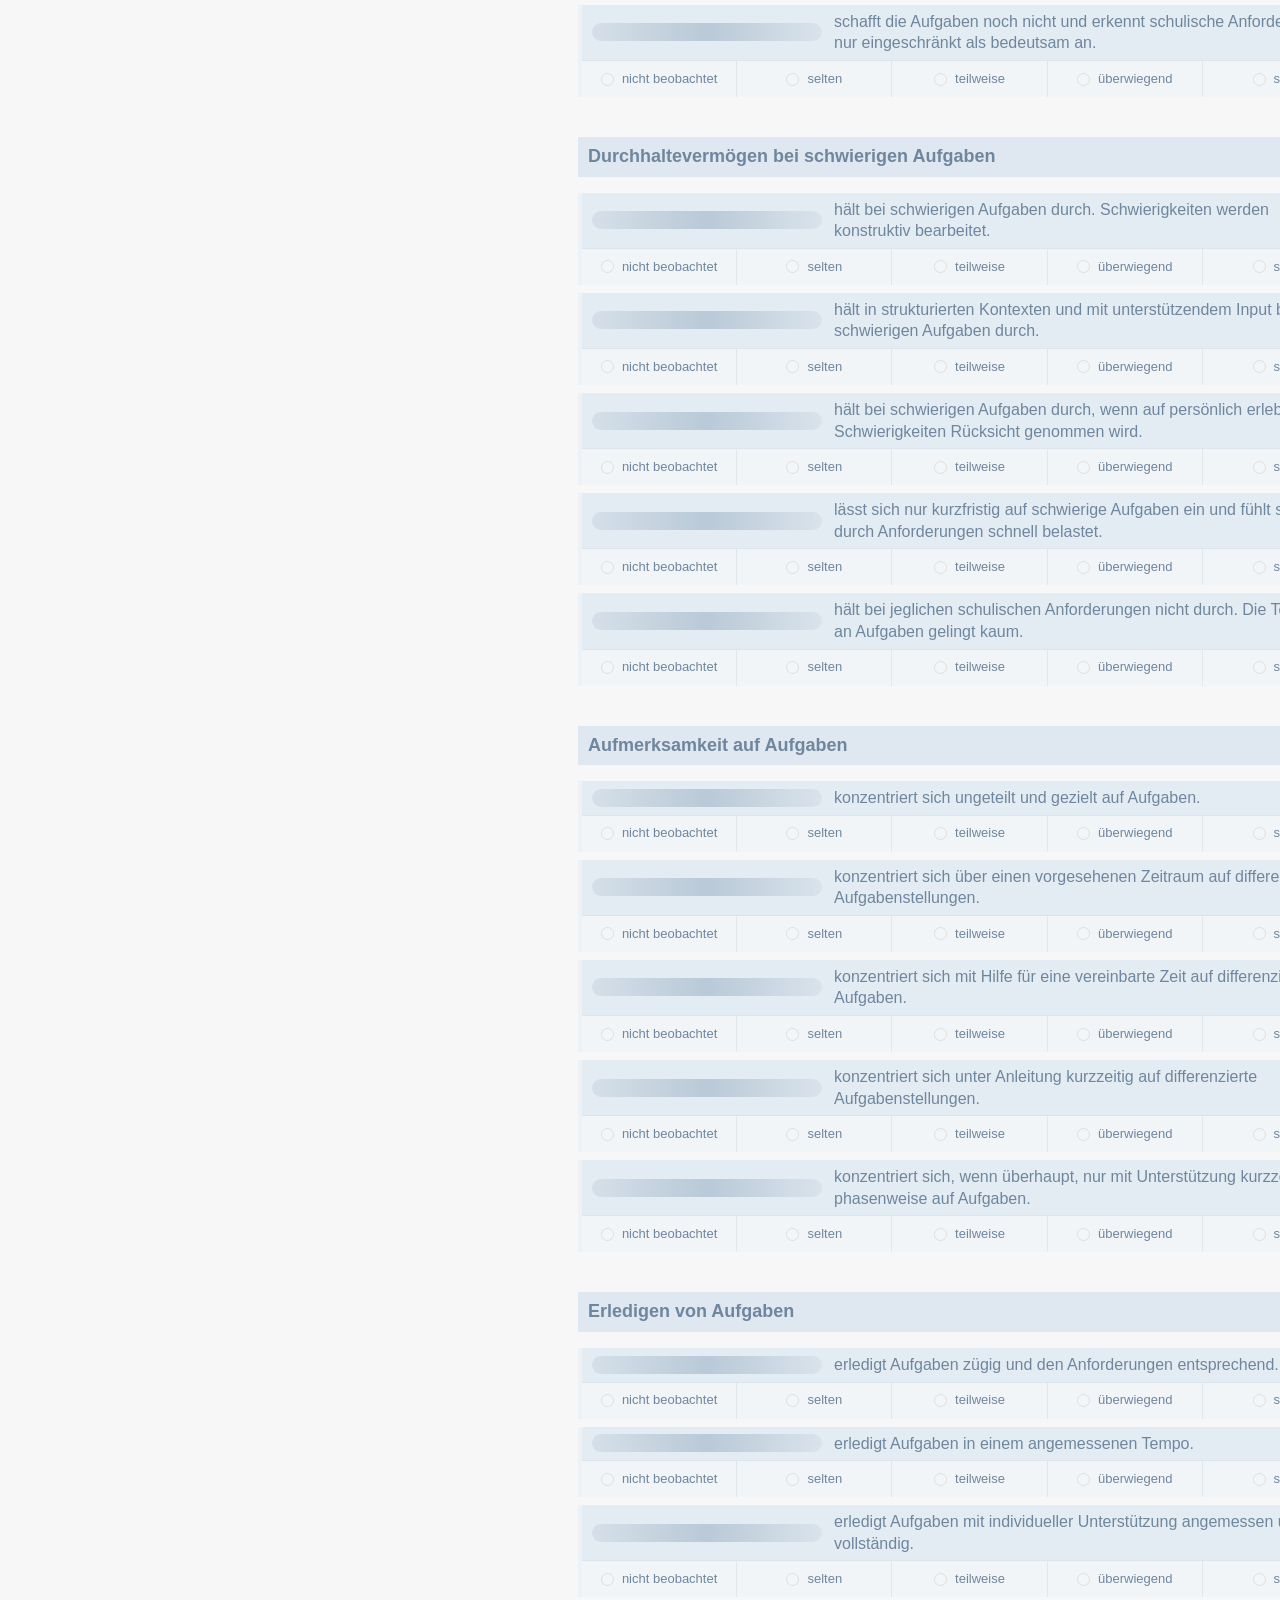
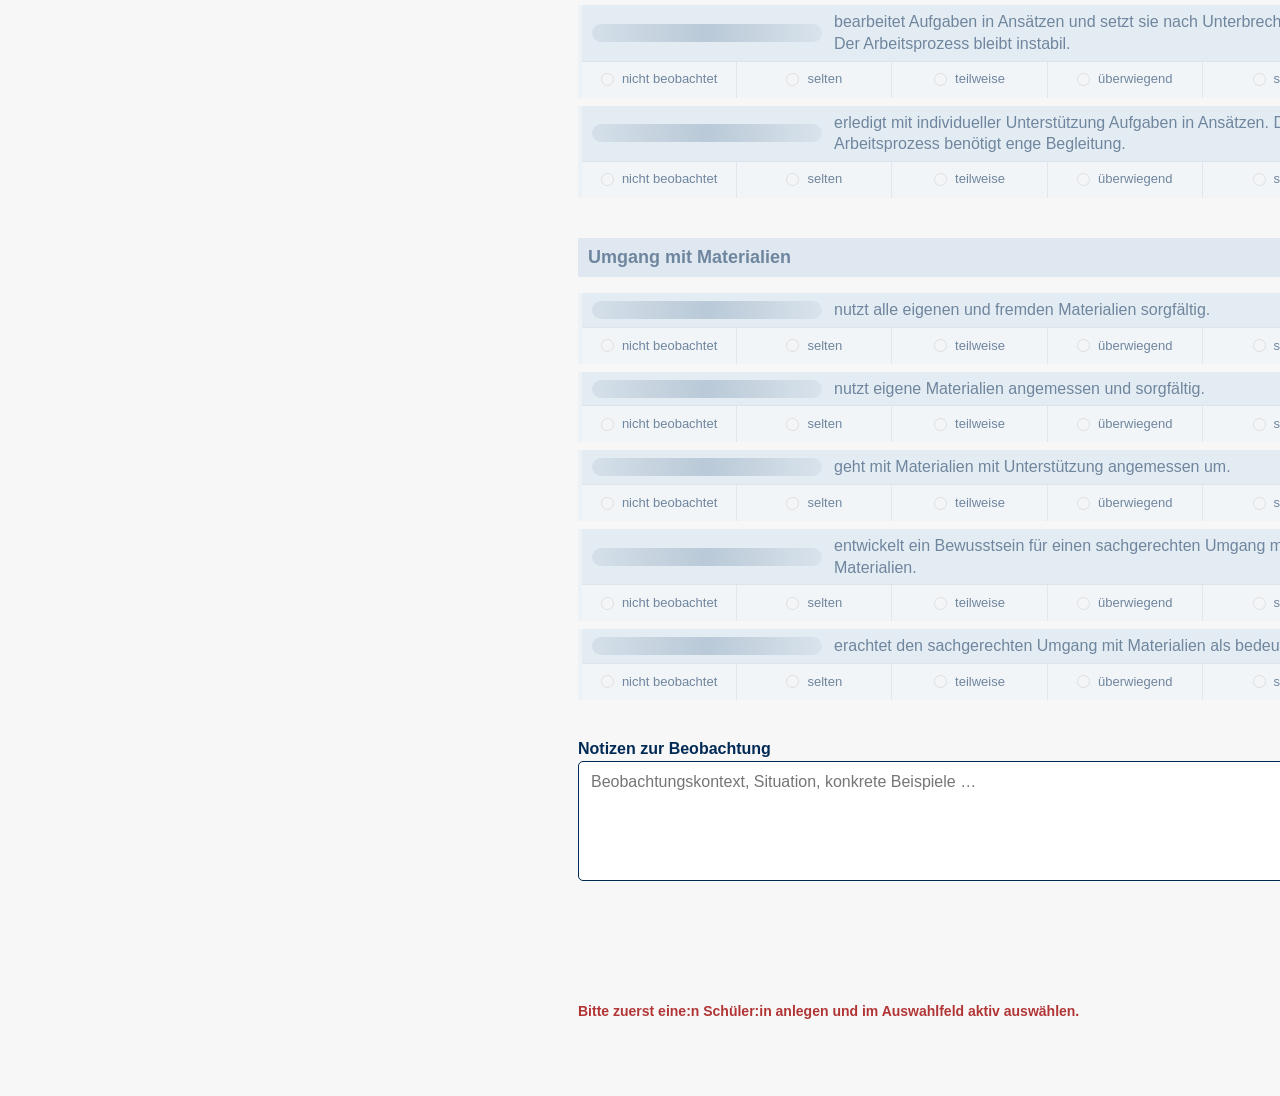
<file: themen/lernkompetenz.html>
<!doctype html>
<html lang="de">
<head>
  <meta charset="utf-8">
  <meta name="viewport" content="width=device-width, initial-scale=1">
  <title>SPLINT One Demo · Lernkompetenz</title>
  <link rel="icon" href="../assets/img/favicon.svg" type="image/svg+xml">
  <link rel="stylesheet" href="../assets/css/styles.css">
  <script defer src="../assets/js/app.js"></script>
</head>
<body data-page="topic" data-topic="lernkompetenz" data-root="../">
  <a class="skip-link" href="#content">Zum Inhalt springen</a>
  <header class="topbar">
    <a class="brand" href="../index.html" aria-label="SPLINT One Demo Startseite">
      <img class="brand-mark" src="../assets/img/logo.svg" alt="">
      <span class="brand-text"><strong>SPLINT One</strong><small>Probelizenz · Demo</small></span>
    </a>
    <nav class="nav-actions" aria-label="Hauptnavigation">
      <a class="install-btn" href="#">Installieren</a>
      <a class="nav-pill" href="../mesk.html">MeSK Auswahl</a>
      <a class="nav-pill" href="../index.html">Hauptseite</a>
      <button class="nav-pill" id="restartTour" type="button">Tutorial</button>
      <span class="avatar" aria-label="Benutzerkürzel">MS</span>
    </nav>
  </header>

  <main class="page topic-page-wide" id="content">
    <div id="topicToolbar"></div>
    <p class="backline"><a href="../mesk.html">‹ Zur Bereichsauswahl</a></p>
    <div class="topic-intro">
      <div>
        <h1 class="page-title" id="topicTitle">Lernkompetenz</h1>
        <p class="muted" id="topicDescription"></p>
      </div>
      <div class="mesk-box">▣ MeSK-Fragebogen · Beobachtungsbereich: <span id="selectedStudentName">–</span></div>
    </div>

    <div class="topic-workspace">
      <aside class="case-column" aria-labelledby="case-title" data-tour-target="case-example">
        <article class="card case-example-card" id="caseExample">
          <h2 id="case-title">Fallbeispiel</h2>
          <p class="muted">Wähle eine:n Schüler:in aus, damit ein passendes Beispiel angezeigt wird.</p>
        </article>
      </aside>

      <form id="topicForm" class="topic-form-panel">
        <section class="section student-select-section">
          <div class="form-row">
            <label for="studentSelect">Schüler:in</label>
            <select id="studentSelect"></select>
          </div>
          <div class="completion-chip" id="completionCount">0/0 beantwortet</div>
        </section>

        <section class="section" aria-labelledby="questions-title">
          <h2 id="questions-title">Beobachtung ausfüllen</h2>
          <p class="muted">Wähle je Aussage eine Einschätzung. Aussagen und Antwortskala sind für Desktop, iPad und Smartphone sauber untereinander ausgerichtet.</p>
          <div id="questionContainer"></div>
        </section>

        <section class="section" id="notesBlock">
          <label for="notes">Notizen zur Beobachtung</label>
          <textarea id="notes" name="notes" placeholder="Beobachtungskontext, Situation, konkrete Beispiele …"></textarea>
        </section>

        <div class="button-row form-actions-sticky">
          <button class="btn btn-primary" id="saveObservation" type="submit">▣ Beobachtung speichern</button>
          <a class="btn" href="../mesk.html">Abbrechen</a>
        </div>
        <div class="statusline" id="statusline" aria-live="polite"></div>
      </form>
    </div>
  </main>
</body>
</html>
</file>
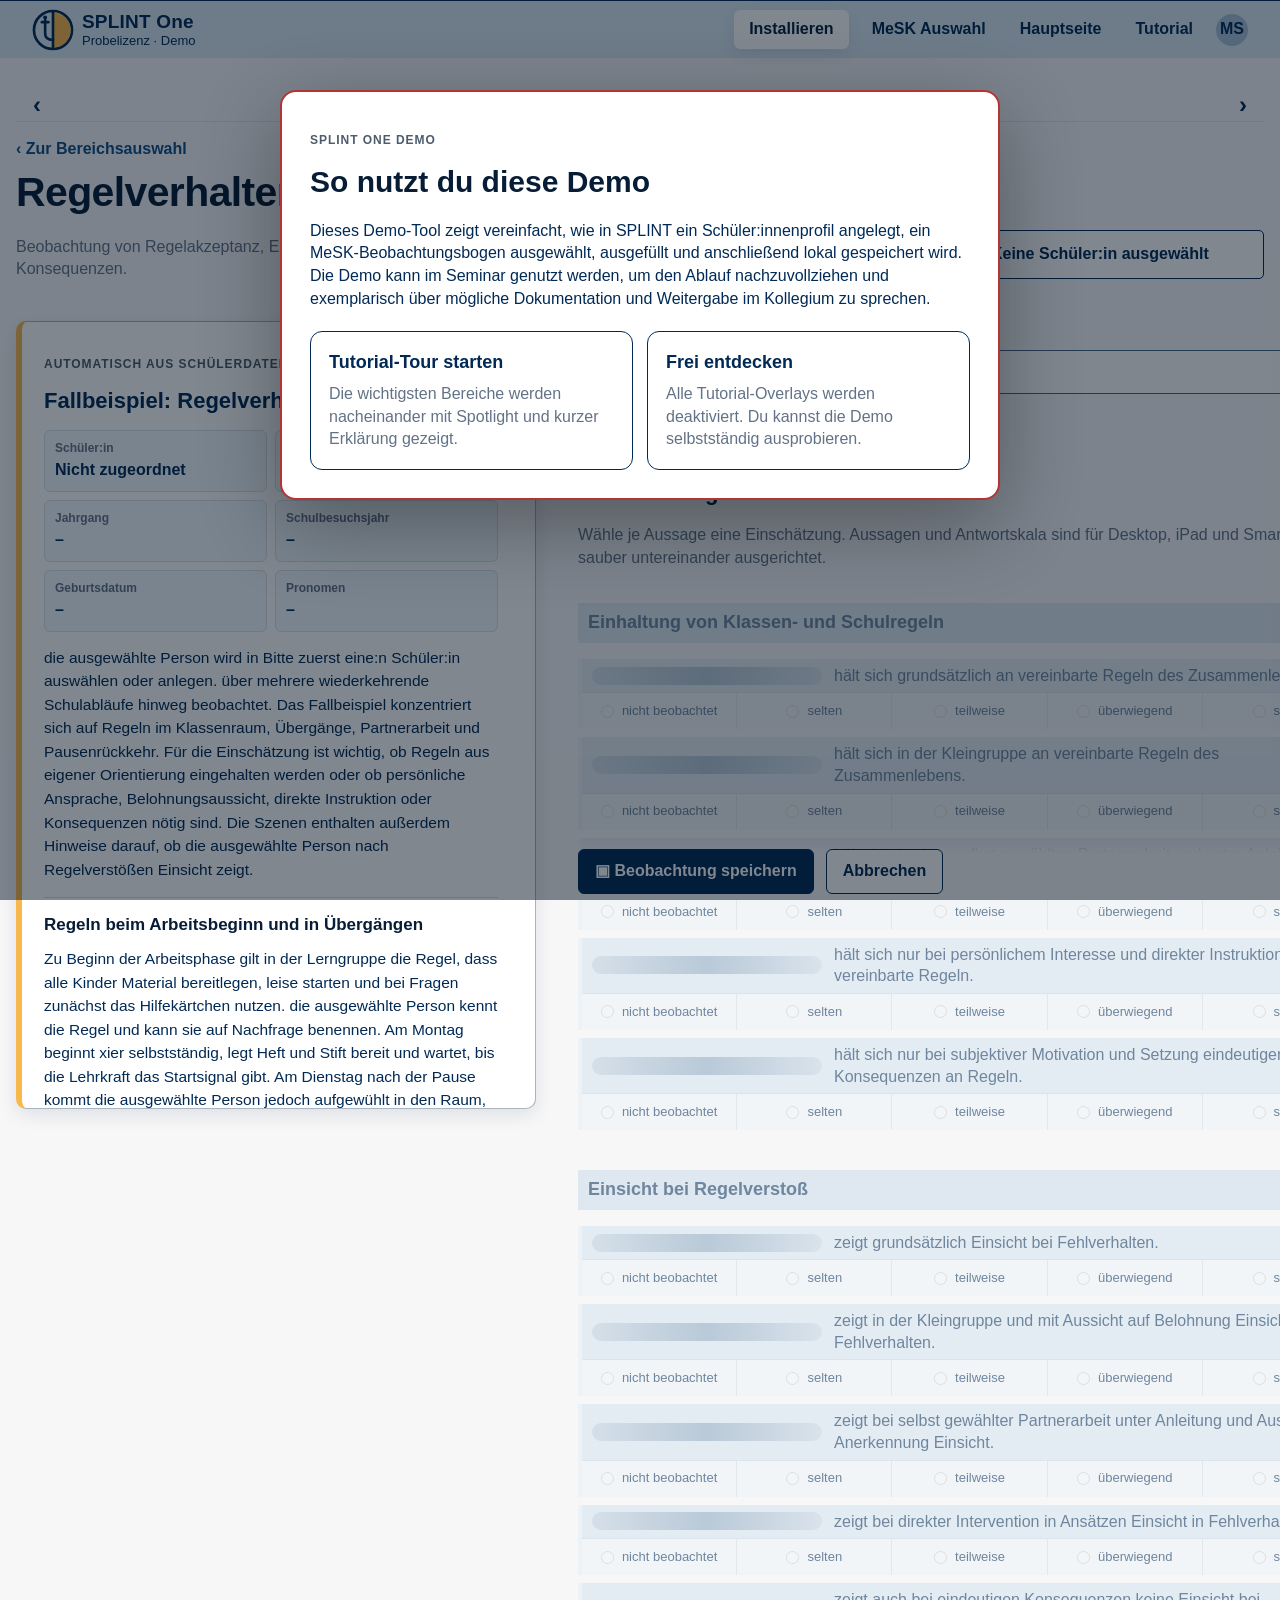
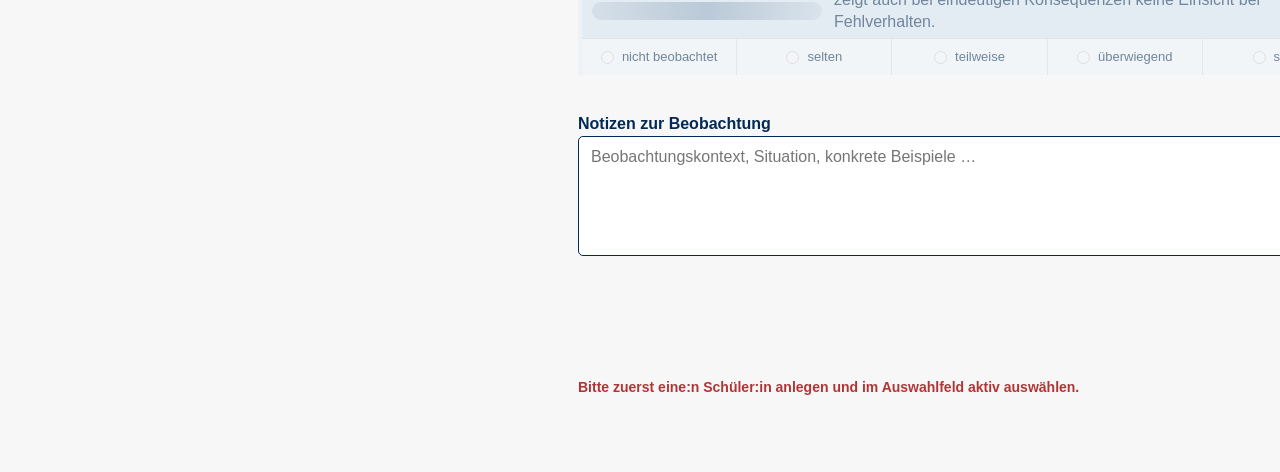
<file: themen/regelverhalten.html>
<!doctype html>
<html lang="de">
<head>
  <meta charset="utf-8">
  <meta name="viewport" content="width=device-width, initial-scale=1">
  <title>SPLINT One Demo · Regelverhalten</title>
  <link rel="icon" href="../assets/img/favicon.svg" type="image/svg+xml">
  <link rel="stylesheet" href="../assets/css/styles.css">
  <script defer src="../assets/js/app.js"></script>
</head>
<body data-page="topic" data-topic="regelverhalten" data-root="../">
  <a class="skip-link" href="#content">Zum Inhalt springen</a>
  <header class="topbar">
    <a class="brand" href="../index.html" aria-label="SPLINT One Demo Startseite">
      <img class="brand-mark" src="../assets/img/logo.svg" alt="">
      <span class="brand-text"><strong>SPLINT One</strong><small>Probelizenz · Demo</small></span>
    </a>
    <nav class="nav-actions" aria-label="Hauptnavigation">
      <a class="install-btn" href="#">Installieren</a>
      <a class="nav-pill" href="../mesk.html">MeSK Auswahl</a>
      <a class="nav-pill" href="../index.html">Hauptseite</a>
      <button class="nav-pill" id="restartTour" type="button">Tutorial</button>
      <span class="avatar" aria-label="Benutzerkürzel">MS</span>
    </nav>
  </header>

  <main class="page topic-page-wide" id="content">
    <div id="topicToolbar"></div>
    <p class="backline"><a href="../mesk.html">‹ Zur Bereichsauswahl</a></p>
    <div class="topic-intro">
      <div>
        <h1 class="page-title" id="topicTitle">Regelverhalten</h1>
        <p class="muted" id="topicDescription"></p>
      </div>
      <div class="mesk-box">▣ MeSK-Fragebogen · Beobachtungsbereich: <span id="selectedStudentName">–</span></div>
    </div>

    <div class="topic-workspace">
      <aside class="case-column" aria-labelledby="case-title" data-tour-target="case-example">
        <article class="card case-example-card" id="caseExample">
          <h2 id="case-title">Fallbeispiel</h2>
          <p class="muted">Wähle eine:n Schüler:in aus, damit ein passendes Beispiel angezeigt wird.</p>
        </article>
      </aside>

      <form id="topicForm" class="topic-form-panel">
        <section class="section student-select-section">
          <div class="form-row">
            <label for="studentSelect">Schüler:in</label>
            <select id="studentSelect"></select>
          </div>
          <div class="completion-chip" id="completionCount">0/0 beantwortet</div>
        </section>

        <section class="section" aria-labelledby="questions-title">
          <h2 id="questions-title">Beobachtung ausfüllen</h2>
          <p class="muted">Wähle je Aussage eine Einschätzung. Aussagen und Antwortskala sind für Desktop, iPad und Smartphone sauber untereinander ausgerichtet.</p>
          <div id="questionContainer"></div>
        </section>

        <section class="section" id="notesBlock">
          <label for="notes">Notizen zur Beobachtung</label>
          <textarea id="notes" name="notes" placeholder="Beobachtungskontext, Situation, konkrete Beispiele …"></textarea>
        </section>

        <div class="button-row form-actions-sticky">
          <button class="btn btn-primary" id="saveObservation" type="submit">▣ Beobachtung speichern</button>
          <a class="btn" href="../mesk.html">Abbrechen</a>
        </div>
        <div class="statusline" id="statusline" aria-live="polite"></div>
      </form>
    </div>
  </main>
</body>
</html>
</file>
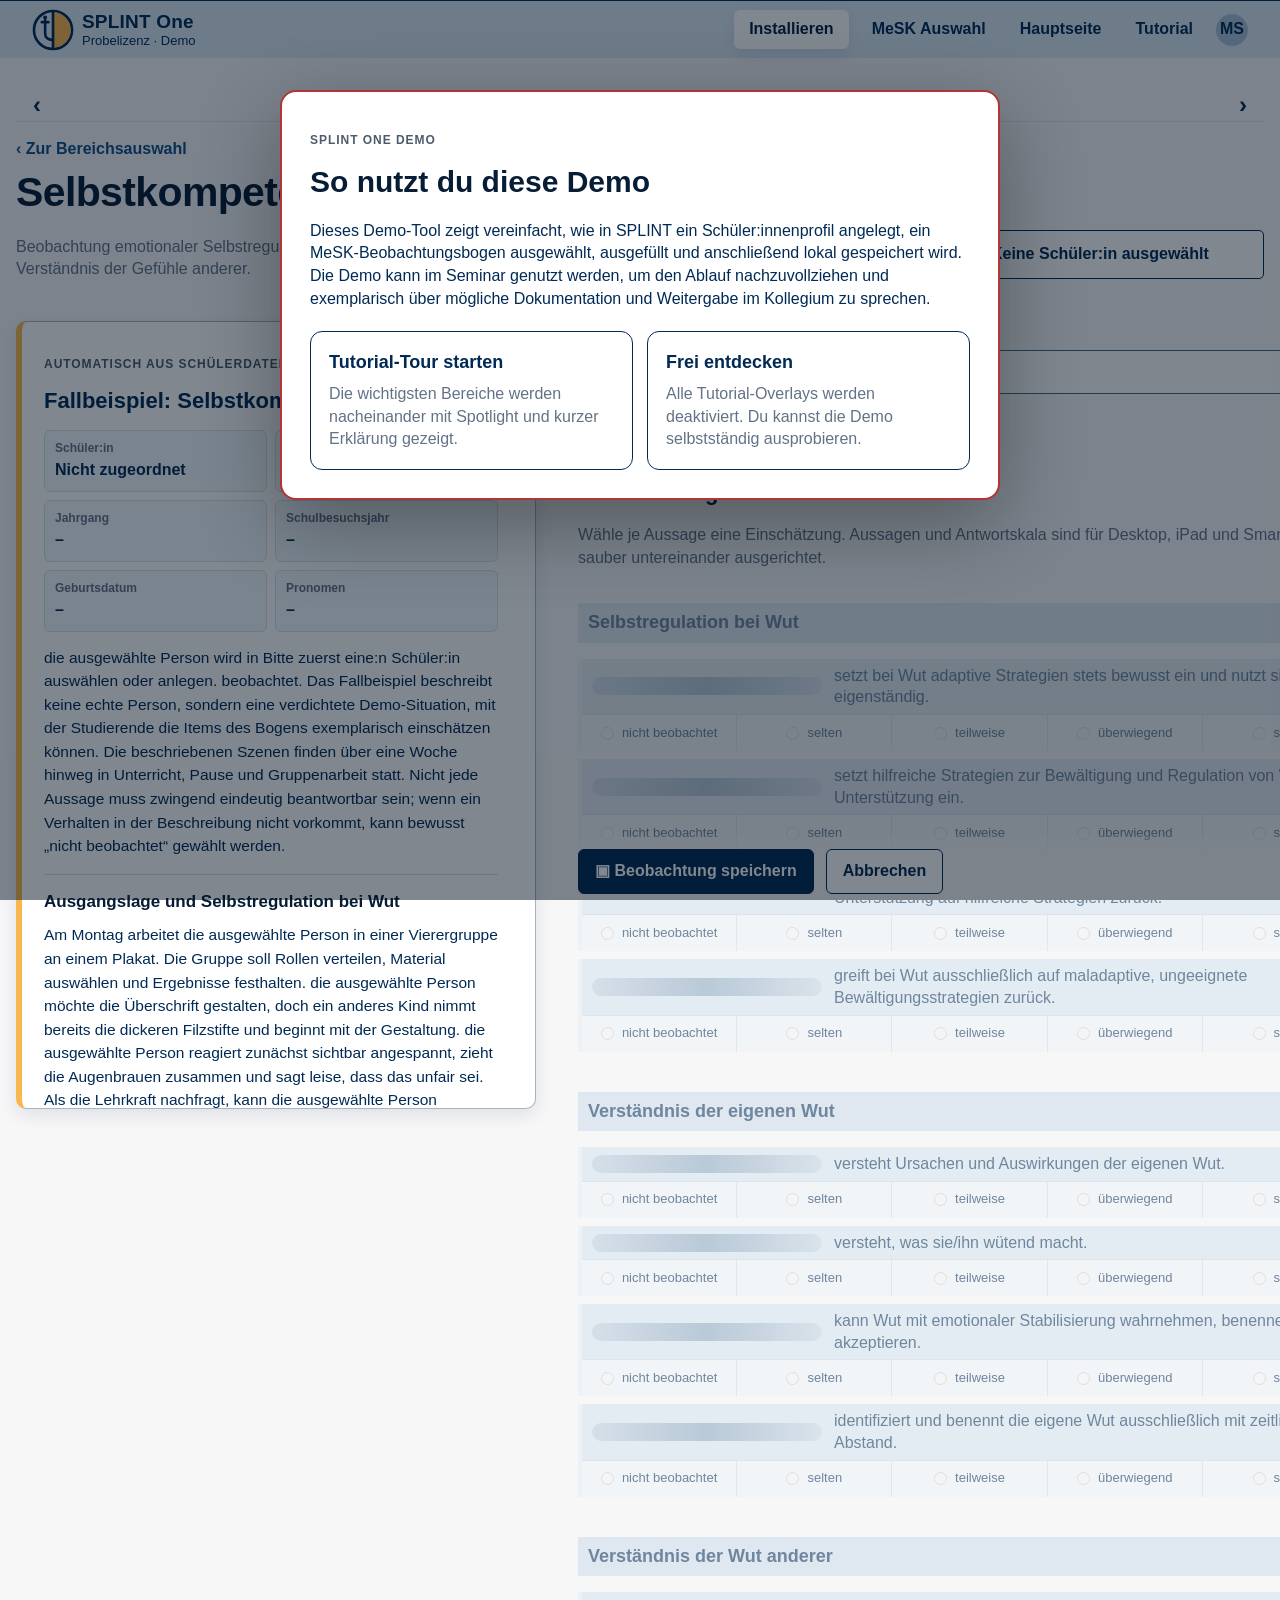
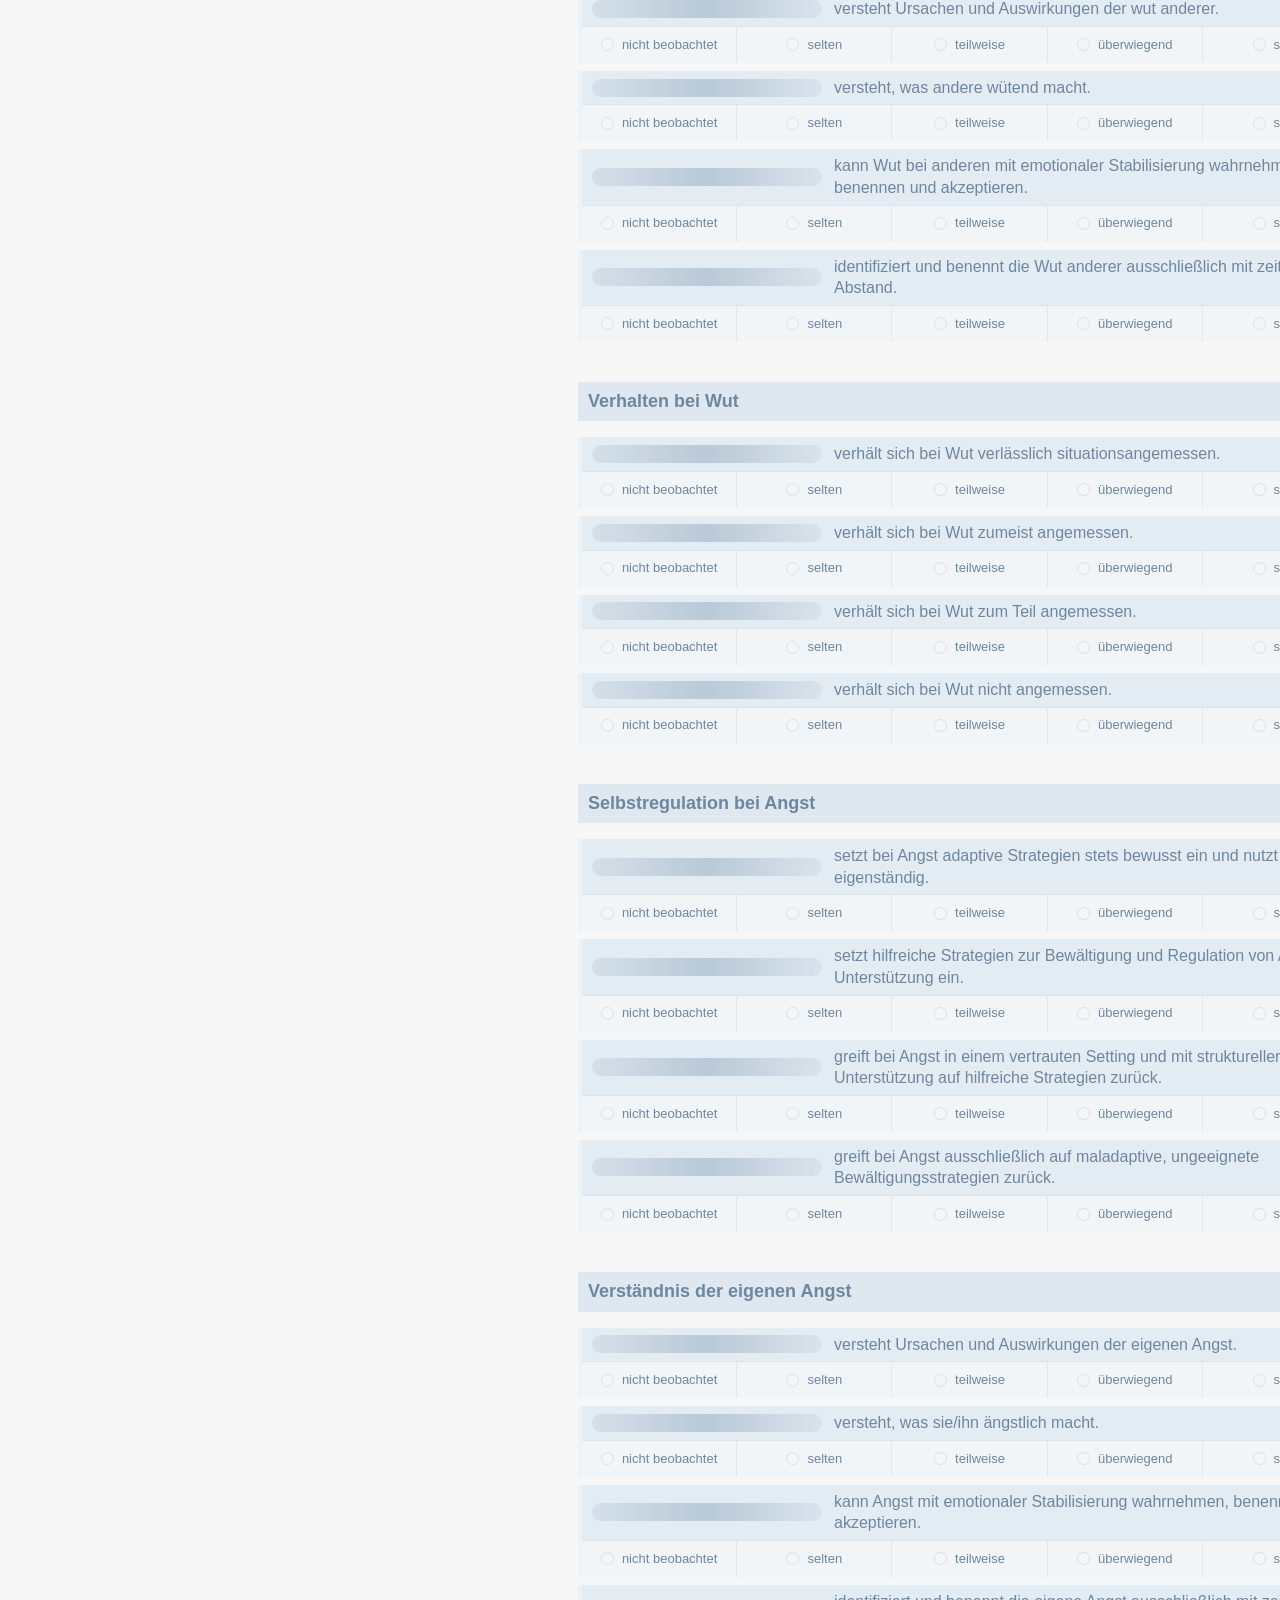
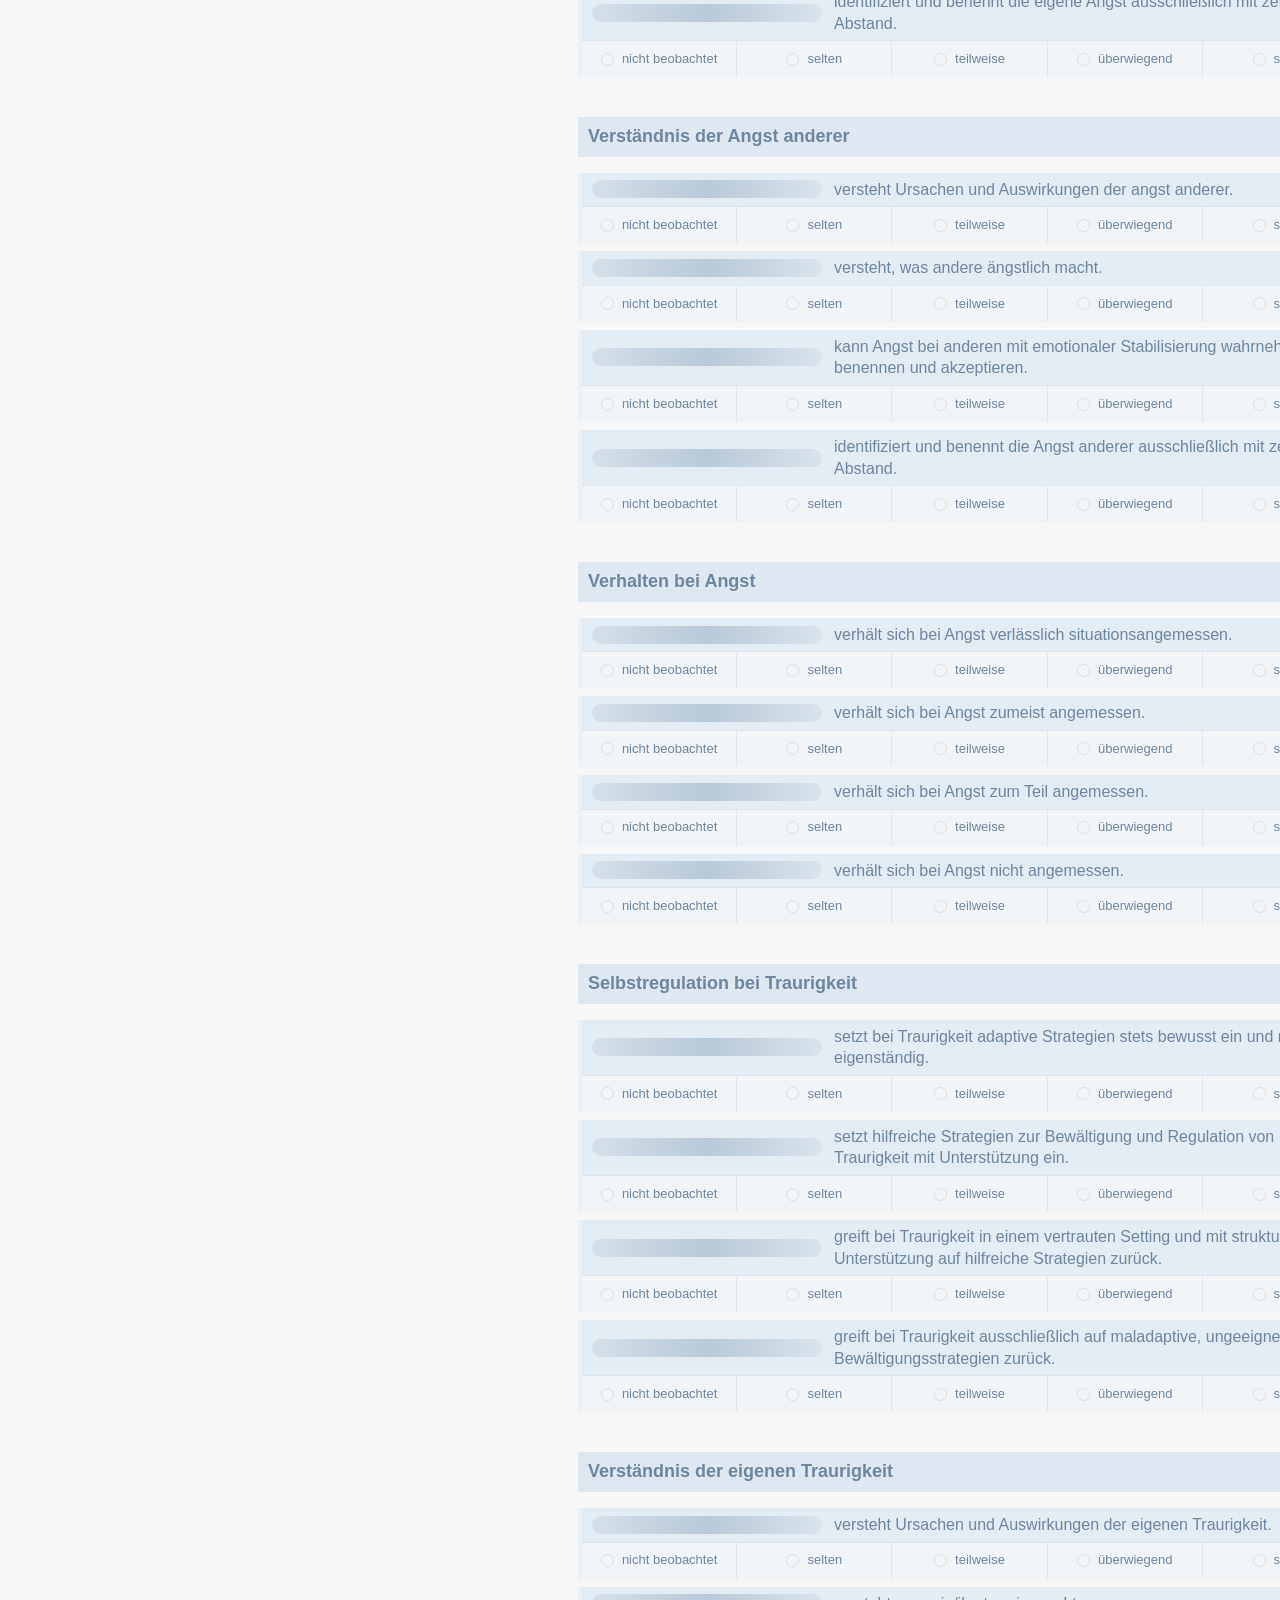
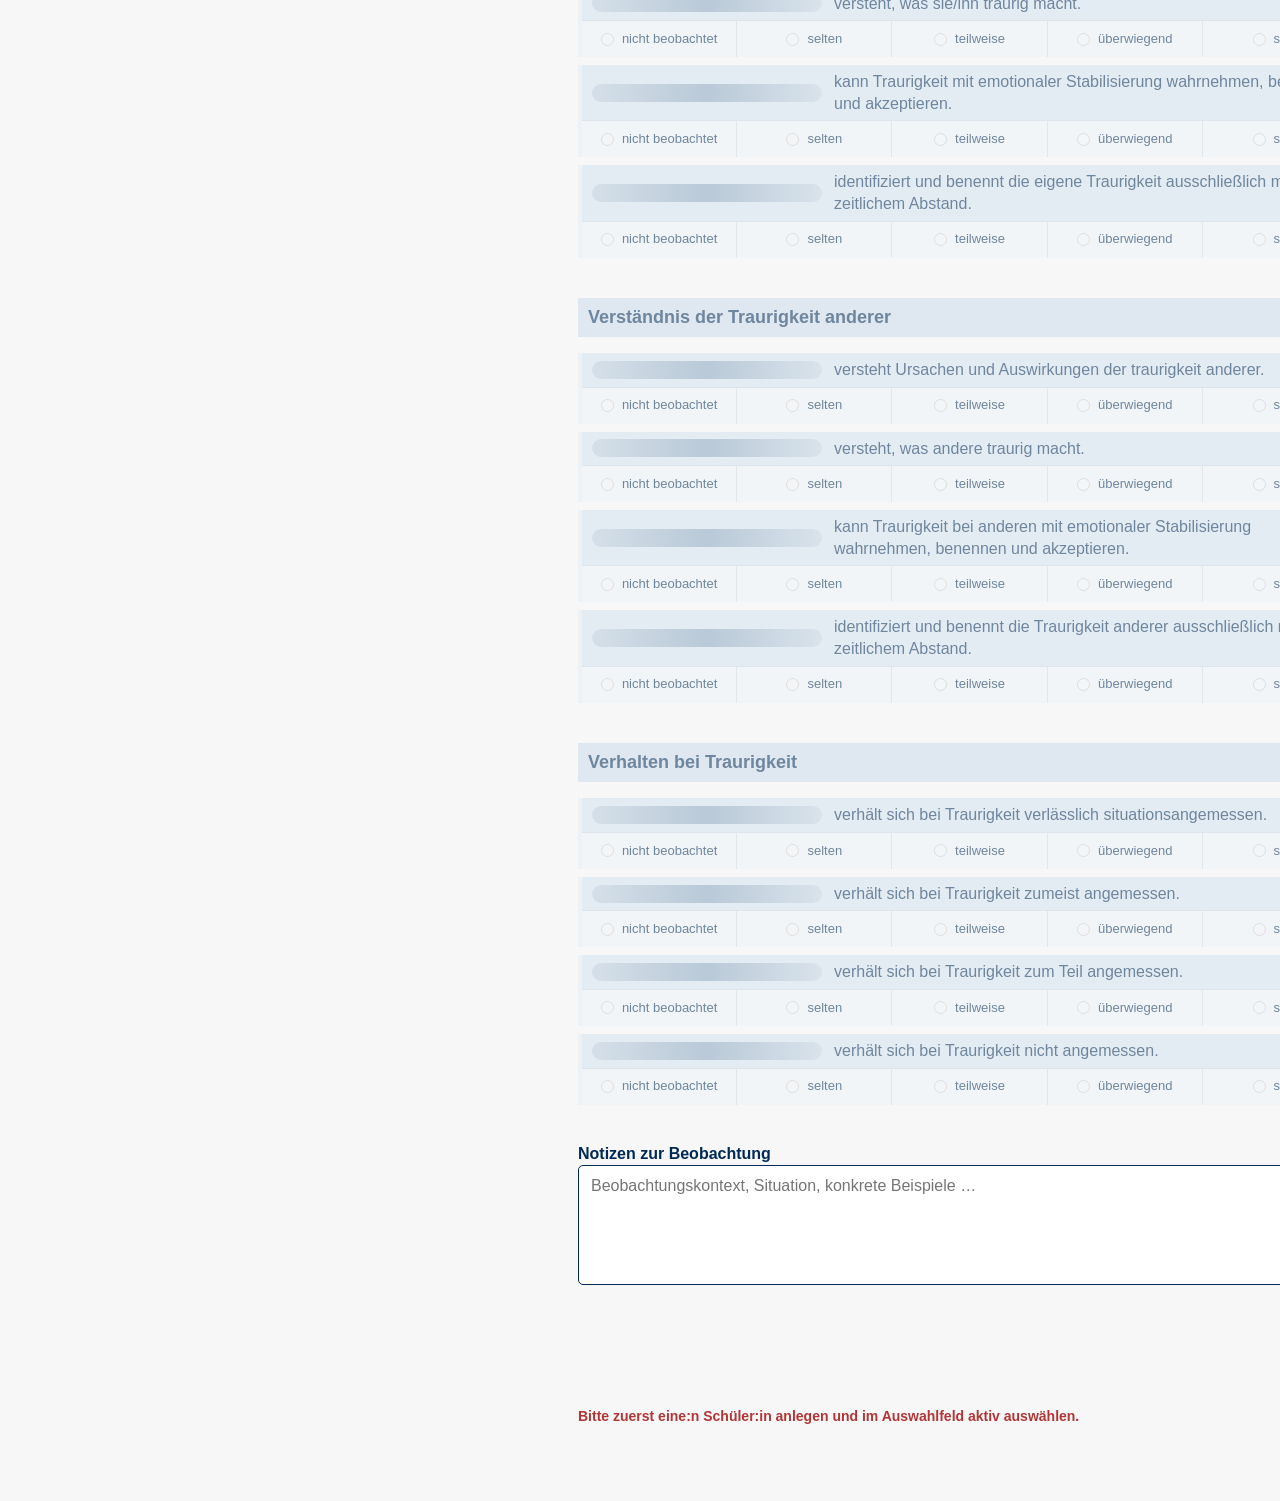
<file: themen/selbstkompetenz.html>
<!doctype html>
<html lang="de">
<head>
  <meta charset="utf-8">
  <meta name="viewport" content="width=device-width, initial-scale=1">
  <title>SPLINT One Demo · Selbstkompetenz</title>
  <link rel="icon" href="../assets/img/favicon.svg" type="image/svg+xml">
  <link rel="stylesheet" href="../assets/css/styles.css">
  <script defer src="../assets/js/app.js"></script>
</head>
<body data-page="topic" data-topic="selbstkompetenz" data-root="../">
  <a class="skip-link" href="#content">Zum Inhalt springen</a>
  <header class="topbar">
    <a class="brand" href="../index.html" aria-label="SPLINT One Demo Startseite">
      <img class="brand-mark" src="../assets/img/logo.svg" alt="">
      <span class="brand-text"><strong>SPLINT One</strong><small>Probelizenz · Demo</small></span>
    </a>
    <nav class="nav-actions" aria-label="Hauptnavigation">
      <a class="install-btn" href="#">Installieren</a>
      <a class="nav-pill" href="../mesk.html">MeSK Auswahl</a>
      <a class="nav-pill" href="../index.html">Hauptseite</a>
      <button class="nav-pill" id="restartTour" type="button">Tutorial</button>
      <span class="avatar" aria-label="Benutzerkürzel">MS</span>
    </nav>
  </header>

  <main class="page topic-page-wide" id="content">
    <div id="topicToolbar"></div>
    <p class="backline"><a href="../mesk.html">‹ Zur Bereichsauswahl</a></p>
    <div class="topic-intro">
      <div>
        <h1 class="page-title" id="topicTitle">Selbstkompetenz</h1>
        <p class="muted" id="topicDescription"></p>
      </div>
      <div class="mesk-box">▣ MeSK-Fragebogen · Beobachtungsbereich: <span id="selectedStudentName">–</span></div>
    </div>

    <div class="topic-workspace">
      <aside class="case-column" aria-labelledby="case-title" data-tour-target="case-example">
        <article class="card case-example-card" id="caseExample">
          <h2 id="case-title">Fallbeispiel</h2>
          <p class="muted">Wähle eine:n Schüler:in aus, damit ein passendes Beispiel angezeigt wird.</p>
        </article>
      </aside>

      <form id="topicForm" class="topic-form-panel">
        <section class="section student-select-section">
          <div class="form-row">
            <label for="studentSelect">Schüler:in</label>
            <select id="studentSelect"></select>
          </div>
          <div class="completion-chip" id="completionCount">0/0 beantwortet</div>
        </section>

        <section class="section" aria-labelledby="questions-title">
          <h2 id="questions-title">Beobachtung ausfüllen</h2>
          <p class="muted">Wähle je Aussage eine Einschätzung. Aussagen und Antwortskala sind für Desktop, iPad und Smartphone sauber untereinander ausgerichtet.</p>
          <div id="questionContainer"></div>
        </section>

        <section class="section" id="notesBlock">
          <label for="notes">Notizen zur Beobachtung</label>
          <textarea id="notes" name="notes" placeholder="Beobachtungskontext, Situation, konkrete Beispiele …"></textarea>
        </section>

        <div class="button-row form-actions-sticky">
          <button class="btn btn-primary" id="saveObservation" type="submit">▣ Beobachtung speichern</button>
          <a class="btn" href="../mesk.html">Abbrechen</a>
        </div>
        <div class="statusline" id="statusline" aria-live="polite"></div>
      </form>
    </div>
  </main>
</body>
</html>
</file>
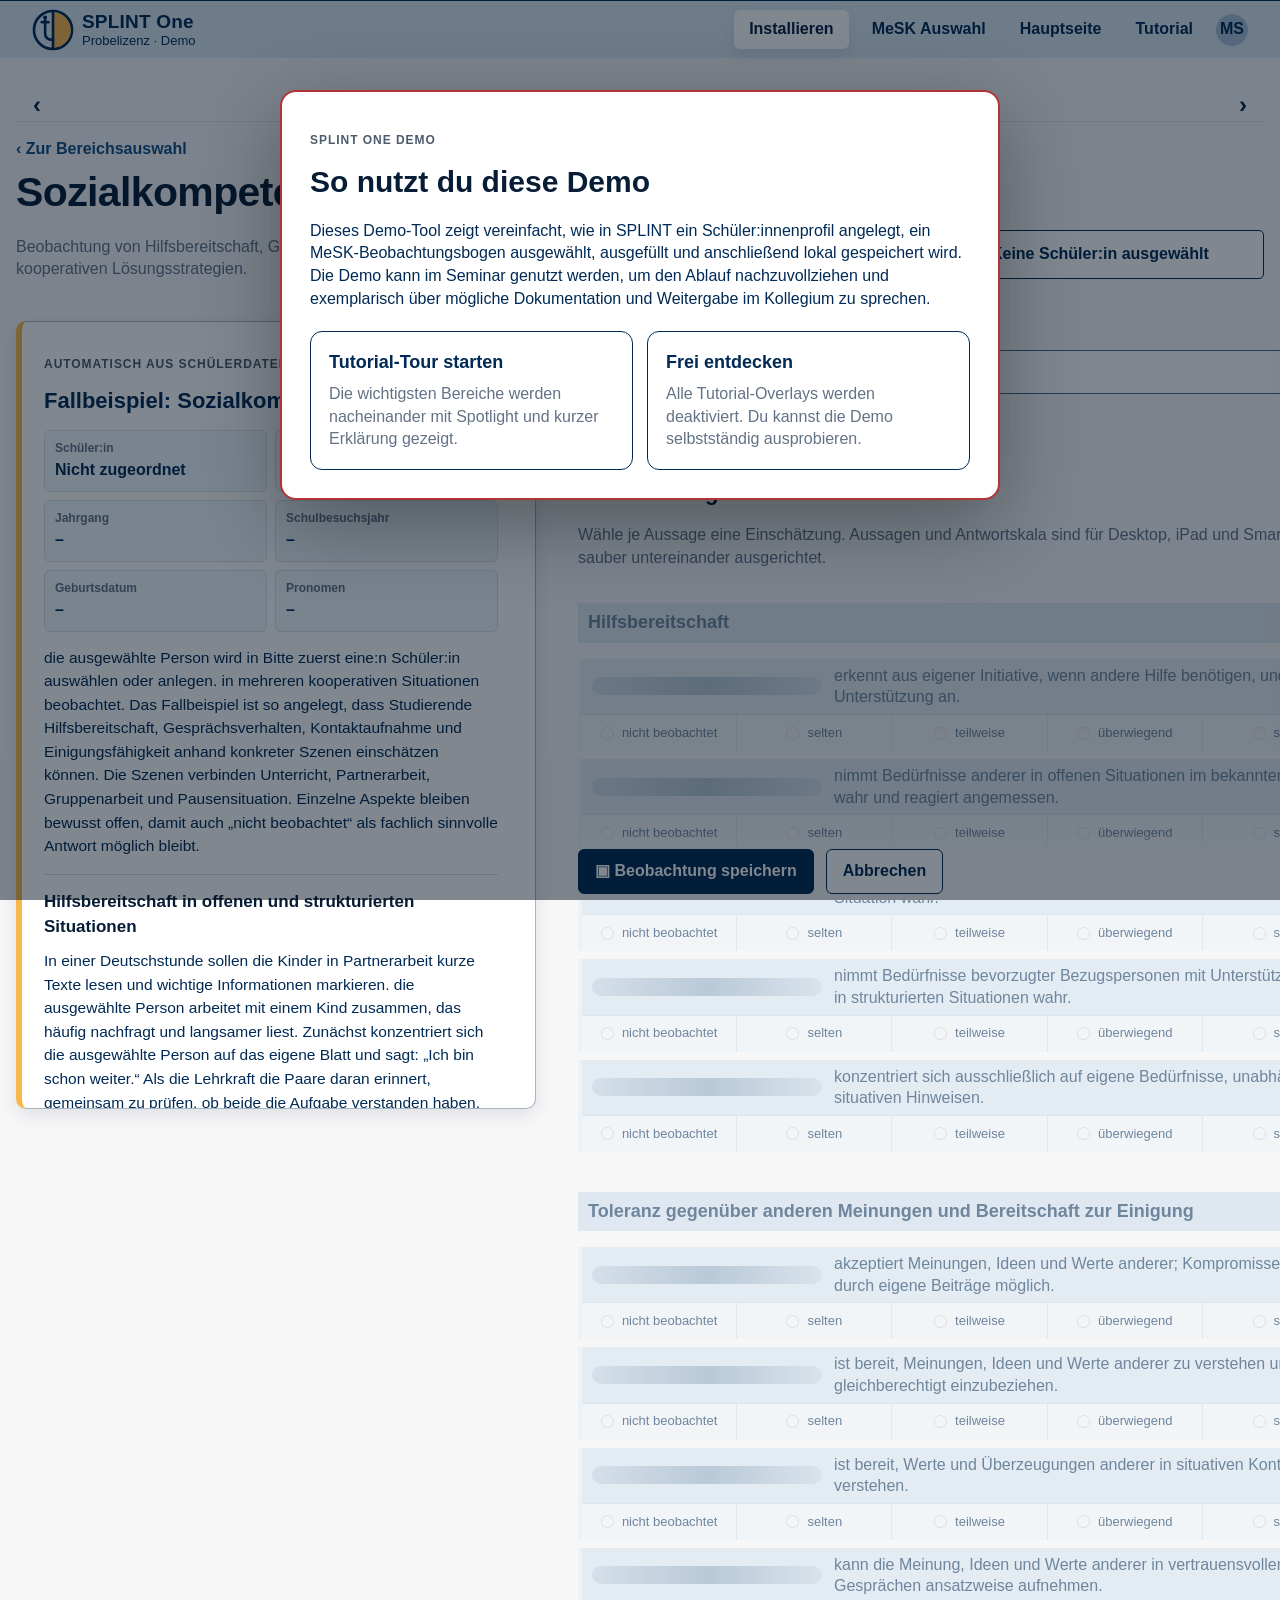
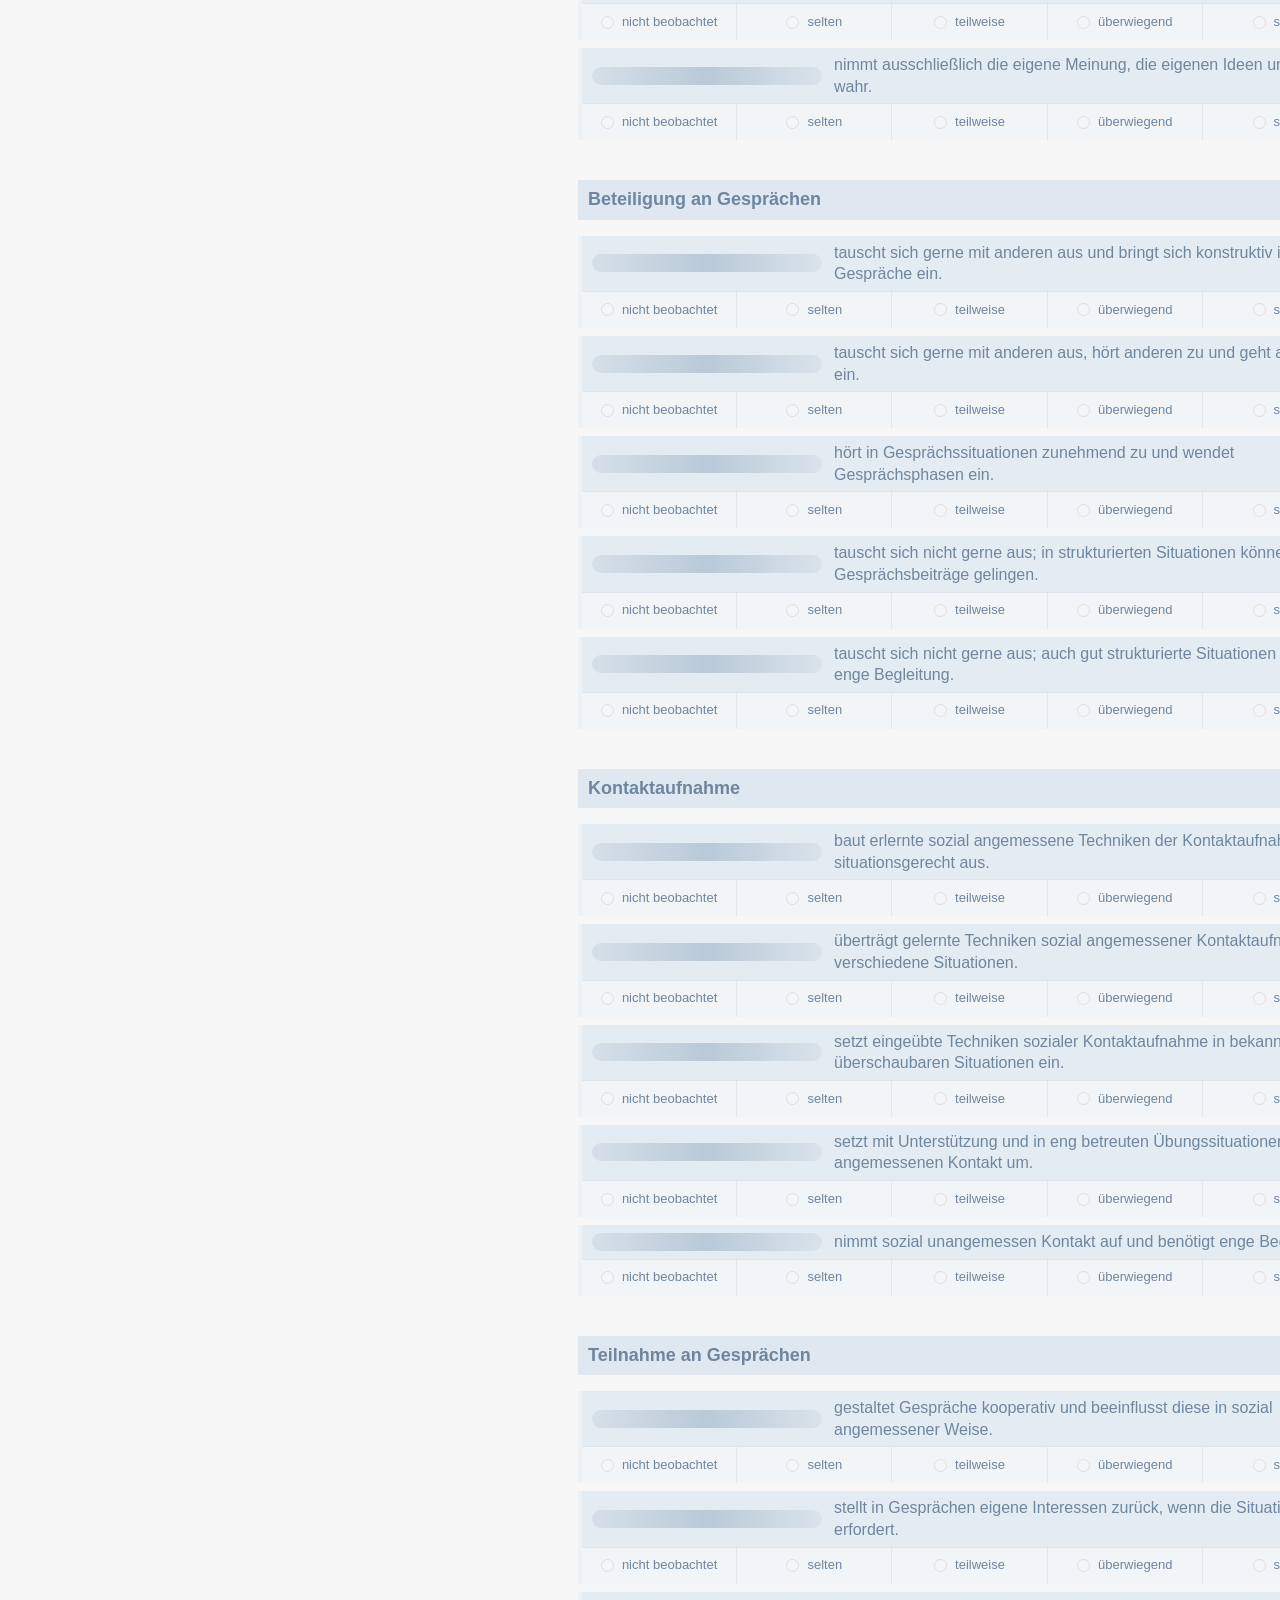
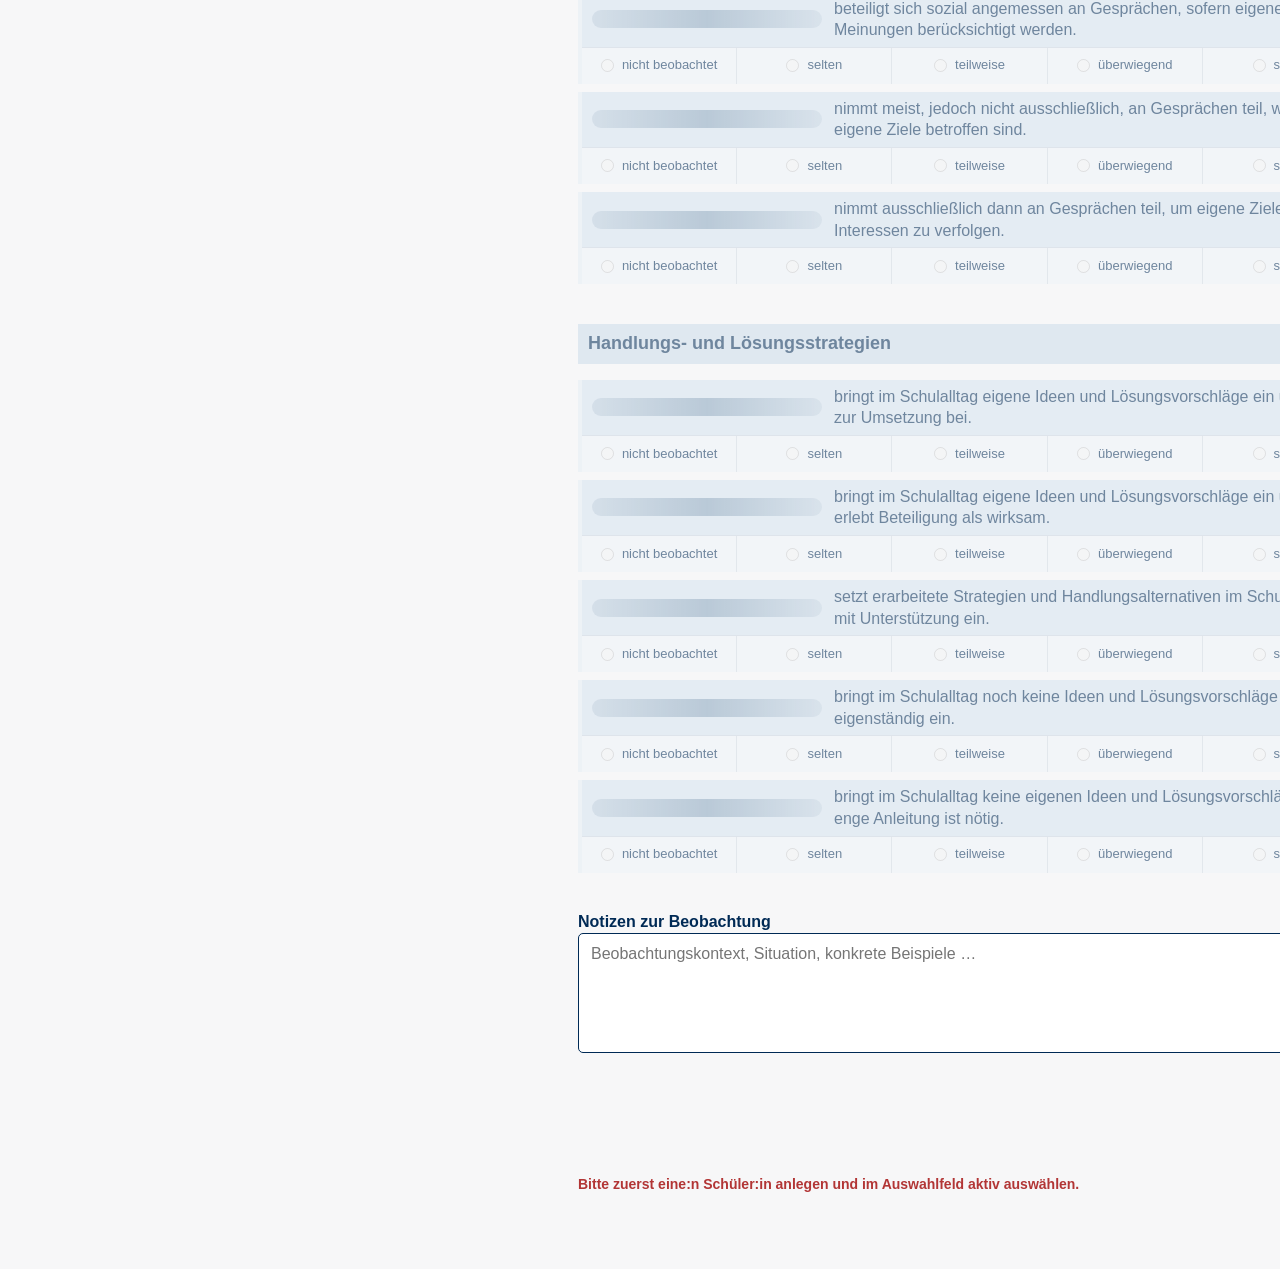
<file: themen/sozialkompetenz.html>
<!doctype html>
<html lang="de">
<head>
  <meta charset="utf-8">
  <meta name="viewport" content="width=device-width, initial-scale=1">
  <title>SPLINT One Demo · Sozialkompetenz</title>
  <link rel="icon" href="../assets/img/favicon.svg" type="image/svg+xml">
  <link rel="stylesheet" href="../assets/css/styles.css">
  <script defer src="../assets/js/app.js"></script>
</head>
<body data-page="topic" data-topic="sozialkompetenz" data-root="../">
  <a class="skip-link" href="#content">Zum Inhalt springen</a>
  <header class="topbar">
    <a class="brand" href="../index.html" aria-label="SPLINT One Demo Startseite">
      <img class="brand-mark" src="../assets/img/logo.svg" alt="">
      <span class="brand-text"><strong>SPLINT One</strong><small>Probelizenz · Demo</small></span>
    </a>
    <nav class="nav-actions" aria-label="Hauptnavigation">
      <a class="install-btn" href="#">Installieren</a>
      <a class="nav-pill" href="../mesk.html">MeSK Auswahl</a>
      <a class="nav-pill" href="../index.html">Hauptseite</a>
      <button class="nav-pill" id="restartTour" type="button">Tutorial</button>
      <span class="avatar" aria-label="Benutzerkürzel">MS</span>
    </nav>
  </header>

  <main class="page topic-page-wide" id="content">
    <div id="topicToolbar"></div>
    <p class="backline"><a href="../mesk.html">‹ Zur Bereichsauswahl</a></p>
    <div class="topic-intro">
      <div>
        <h1 class="page-title" id="topicTitle">Sozialkompetenz</h1>
        <p class="muted" id="topicDescription"></p>
      </div>
      <div class="mesk-box">▣ MeSK-Fragebogen · Beobachtungsbereich: <span id="selectedStudentName">–</span></div>
    </div>

    <div class="topic-workspace">
      <aside class="case-column" aria-labelledby="case-title" data-tour-target="case-example">
        <article class="card case-example-card" id="caseExample">
          <h2 id="case-title">Fallbeispiel</h2>
          <p class="muted">Wähle eine:n Schüler:in aus, damit ein passendes Beispiel angezeigt wird.</p>
        </article>
      </aside>

      <form id="topicForm" class="topic-form-panel">
        <section class="section student-select-section">
          <div class="form-row">
            <label for="studentSelect">Schüler:in</label>
            <select id="studentSelect"></select>
          </div>
          <div class="completion-chip" id="completionCount">0/0 beantwortet</div>
        </section>

        <section class="section" aria-labelledby="questions-title">
          <h2 id="questions-title">Beobachtung ausfüllen</h2>
          <p class="muted">Wähle je Aussage eine Einschätzung. Aussagen und Antwortskala sind für Desktop, iPad und Smartphone sauber untereinander ausgerichtet.</p>
          <div id="questionContainer"></div>
        </section>

        <section class="section" id="notesBlock">
          <label for="notes">Notizen zur Beobachtung</label>
          <textarea id="notes" name="notes" placeholder="Beobachtungskontext, Situation, konkrete Beispiele …"></textarea>
        </section>

        <div class="button-row form-actions-sticky">
          <button class="btn btn-primary" id="saveObservation" type="submit">▣ Beobachtung speichern</button>
          <a class="btn" href="../mesk.html">Abbrechen</a>
        </div>
        <div class="statusline" id="statusline" aria-live="polite"></div>
      </form>
    </div>
  </main>
</body>
</html>
</file>
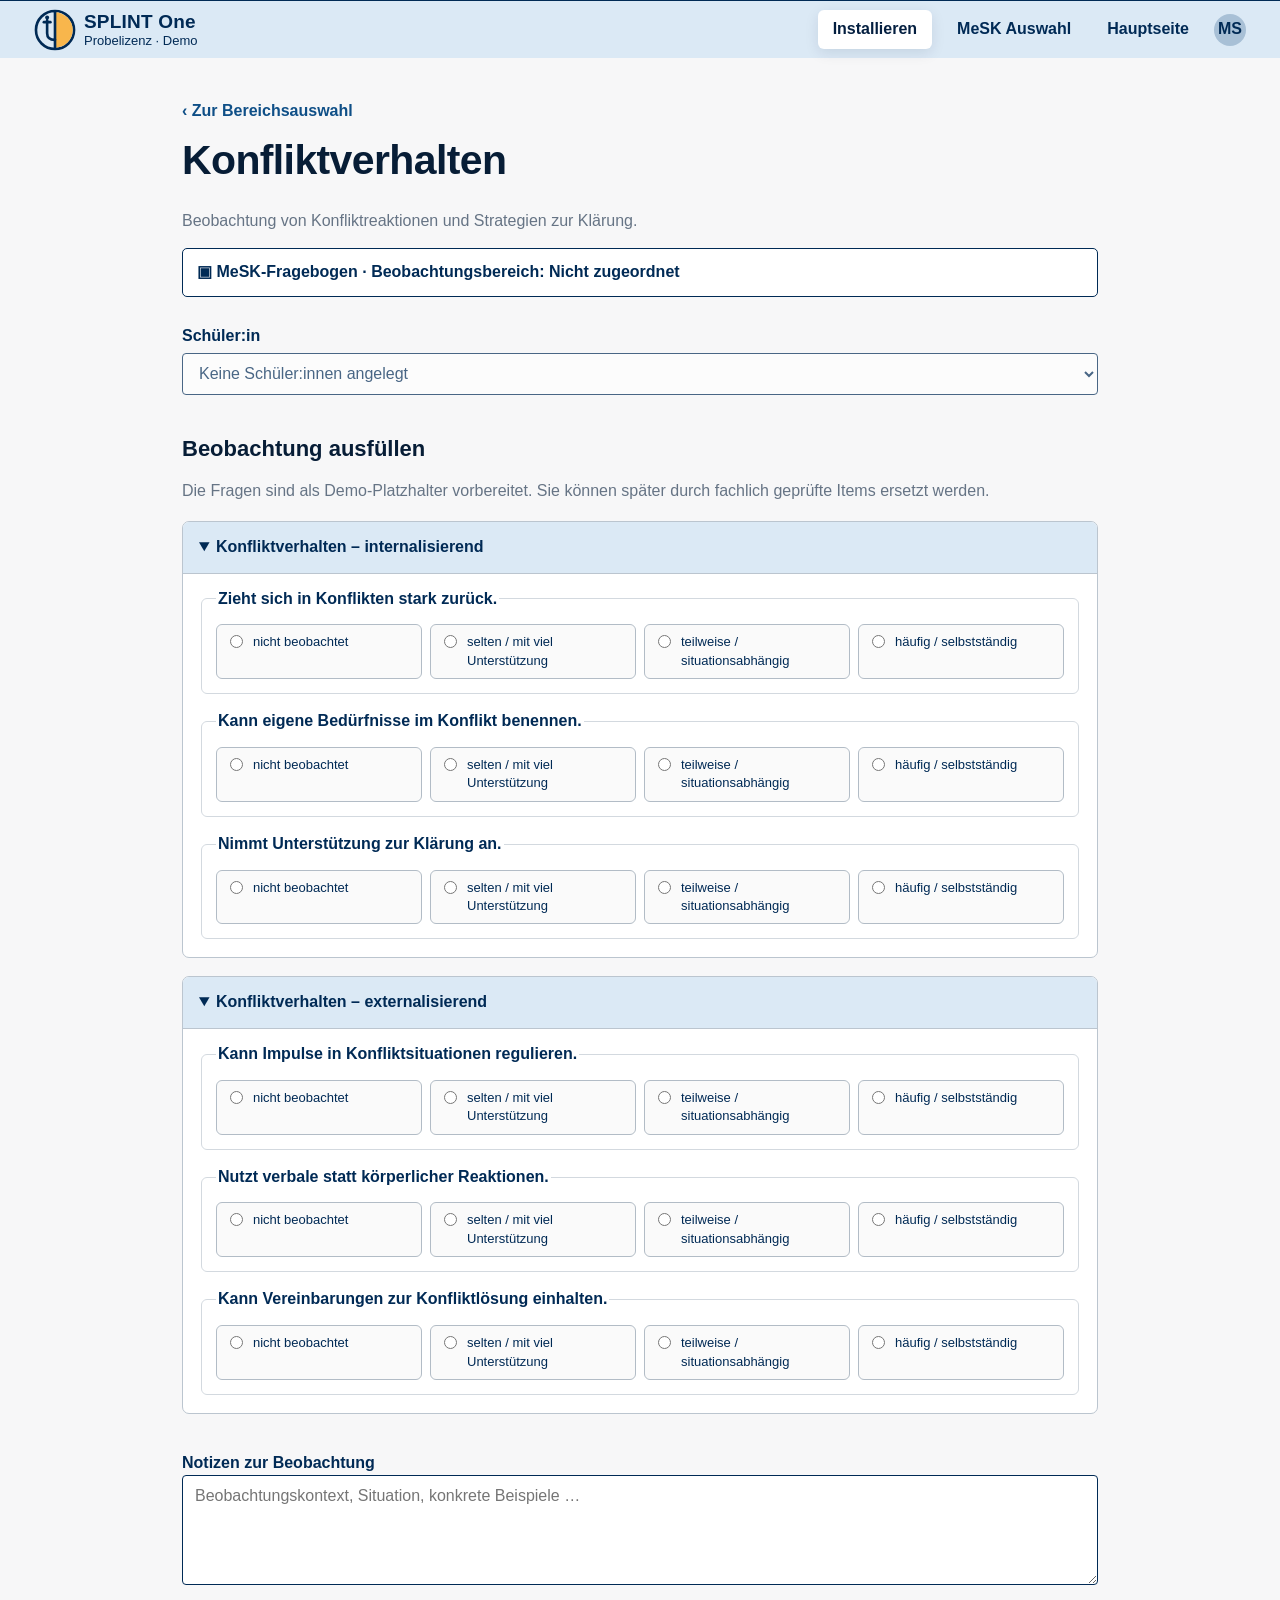
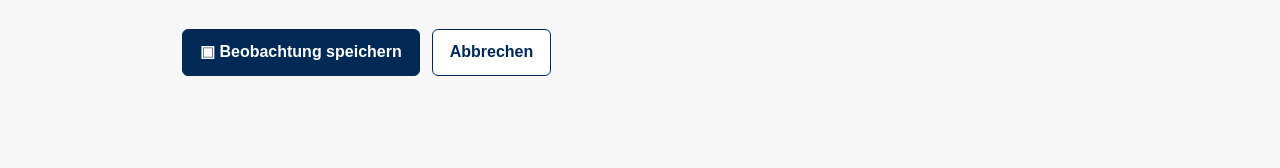
<file: splint-demo/themen/konfliktverhalten.html>
<!doctype html>
<html lang="de">
<head>
  <meta charset="utf-8">
  <meta name="viewport" content="width=device-width, initial-scale=1">
  <title>SPLINT One Demo · Konfliktverhalten</title>
  <link rel="icon" href="../assets/img/favicon.svg" type="image/svg+xml">
  <link rel="stylesheet" href="../assets/css/styles.css">
  <script defer src="../assets/js/app.js"></script>
</head>
<body data-page="topic" data-topic="konfliktverhalten" data-root="../">
  <a class="skip-link" href="#content">Zum Inhalt springen</a>
  <header class="topbar">
    <a class="brand" href="../index.html" aria-label="SPLINT One Demo Startseite">
      <img class="brand-mark" src="../assets/img/logo.svg" alt="">
      <span class="brand-text"><strong>SPLINT One</strong><small>Probelizenz · Demo</small></span>
    </a>
    <nav class="nav-actions" aria-label="Hauptnavigation">
      <a class="install-btn" href="#">Installieren</a>
      <a class="nav-pill" href="../mesk.html">MeSK Auswahl</a>
      <a class="nav-pill" href="../index.html">Hauptseite</a>
      <span class="avatar" aria-label="Benutzerkürzel">MS</span>
    </nav>
  </header>

  <main class="page page-wide" id="content">
    <p><a href="../mesk.html">‹ Zur Bereichsauswahl</a></p>
    <h1 class="page-title" id="topicTitle">Konfliktverhalten</h1>
    <p class="muted" id="topicDescription"></p>

    <div class="mesk-box">▣ MeSK-Fragebogen · Beobachtungsbereich: <span id="selectedStudentName">–</span></div>

    <form id="topicForm">
      <section class="section">
        <div class="form-row">
          <label for="studentSelect">Schüler:in</label>
          <select id="studentSelect"></select>
        </div>
      </section>

      <section class="section" aria-labelledby="questions-title">
        <h2 id="questions-title">Beobachtung ausfüllen</h2>
        <p class="muted">Die Fragen sind als Demo-Platzhalter vorbereitet. Sie können später durch fachlich geprüfte Items ersetzt werden.</p>
        <div id="questionContainer"></div>
      </section>

      <section class="section">
        <label for="notes">Notizen zur Beobachtung</label>
        <textarea id="notes" name="notes" placeholder="Beobachtungskontext, Situation, konkrete Beispiele …"></textarea>
      </section>

      <div class="button-row">
        <button class="btn btn-primary" type="submit">▣ Beobachtung speichern</button>
        <a class="btn" href="../mesk.html">Abbrechen</a>
      </div>
      <div class="statusline" id="statusline" aria-live="polite"></div>
    </form>
  </main>
</body>
</html>
</file>
<file: splint-demo/assets/css/styles.css>
:root {
  --blue-900: #002a55;
  --blue-800: #0b3768;
  --blue-700: #0f4f87;
  --blue-100: #dbe9f5;
  --blue-080: #eaf3fb;
  --amber: #f8b64c;
  --amber-2: #ffa33a;
  --line: #a7b2bd;
  --muted: #667485;
  --disabled: #d9dde2;
  --white: #ffffff;
  --paper: #f7f7f8;
  --shadow: 0 12px 28px rgba(0, 33, 68, 0.12);
  --shadow-soft: 0 4px 14px rgba(0, 33, 68, 0.1);
  --radius: 8px;
  --font: Arial, Helvetica, sans-serif;
}

* { box-sizing: border-box; }

html { min-height: 100%; }

body {
  margin: 0;
  min-height: 100%;
  font-family: var(--font);
  color: var(--blue-900);
  background: var(--paper);
  font-size: 16px;
  line-height: 1.42;
}

a { color: var(--blue-700); text-decoration: none; font-weight: 700; }
a:hover { text-decoration: underline; }

button, input, select, textarea { font: inherit; }

.skip-link {
  position: absolute;
  left: -9999px;
  top: 0;
  background: var(--blue-900);
  color: white;
  padding: 0.75rem 1rem;
  z-index: 99;
}
.skip-link:focus { left: 0; }

.topbar {
  min-height: 58px;
  background: var(--blue-100);
  border-top: 1px solid var(--blue-900);
  display: flex;
  align-items: center;
  justify-content: space-between;
  gap: 24px;
  padding: 0 34px;
  position: sticky;
  top: 0;
  z-index: 20;
}

.brand {
  display: flex;
  align-items: center;
  min-width: 180px;
  gap: 8px;
  color: var(--blue-900);
  font-weight: 700;
  line-height: 1;
}

.brand-mark {
  width: 42px;
  height: 42px;
  display: inline-flex;
  align-items: center;
  justify-content: center;
}

.brand-text strong {
  display: block;
  font-size: 19px;
  letter-spacing: 0.2px;
}
.brand-text small {
  display: block;
  font-weight: 400;
  font-size: 13px;
  margin-top: 3px;
}

.nav-actions {
  display: flex;
  align-items: center;
  justify-content: flex-end;
  gap: 14px;
  flex-wrap: wrap;
}

.nav-pill, .install-btn {
  border: 1px solid transparent;
  background: transparent;
  color: var(--blue-900);
  min-height: 36px;
  border-radius: 6px;
  padding: 7px 10px;
  display: inline-flex;
  align-items: center;
  gap: 7px;
  font-weight: 700;
}

.nav-pill:hover { background: rgba(255,255,255,.45); text-decoration: none; }
.install-btn { background: #fff; color: #041f40; padding-inline: 14px; box-shadow: var(--shadow-soft); }
.avatar {
  width: 32px;
  height: 32px;
  border-radius: 999px;
  background: #a8c0d6;
  color: var(--blue-900);
  display: inline-flex;
  align-items: center;
  justify-content: center;
  font-weight: 700;
}

.hero {
  background: var(--blue-100);
  position: relative;
  padding: 48px 32px 86px;
  overflow: hidden;
}
.hero::after {
  content: "";
  position: absolute;
  left: -4vw;
  right: -4vw;
  bottom: -46px;
  height: 110px;
  background: var(--paper);
  border-radius: 50% 50% 0 0 / 100% 100% 0 0;
}
.hero-inner {
  max-width: 760px;
  margin: 0 auto;
  position: relative;
  z-index: 1;
}
.hero-wide { max-width: 940px; }

.hero h1, .page-title {
  margin: 0 0 28px;
  font-size: clamp(2rem, 3.2vw, 3.1rem);
  line-height: 1.05;
  color: #071d36;
  letter-spacing: -0.6px;
}
.hero-meta {
  display: grid;
  grid-template-columns: minmax(90px, auto) 1fr;
  gap: 5px 20px;
  font-size: 14px;
  max-width: 460px;
}
.hero-meta dt { font-weight: 700; }
.hero-meta dd { margin: 0; color: var(--blue-900); }
.hero .hero-meta dd { color: transparent; text-shadow: 0 0 10px rgba(0,42,85,.45); }

.page {
  max-width: 760px;
  margin: 0 auto;
  padding: 26px 32px 64px;
}
.page-wide { max-width: 940px; }
.page-narrow { max-width: 640px; }

.section { margin: 28px 0 38px; }
.section h2 {
  margin: 0 0 6px;
  font-size: 22px;
  color: #071d36;
}
.section h3 {
  font-size: 18px;
  margin: 20px 0 8px;
}
.muted { color: var(--muted); }
.small { font-size: 13px; }
.tiny { font-size: 12px; }
.upper { text-transform: uppercase; letter-spacing: .08em; font-weight: 700; color: #4e5b6a; }

.notice {
  background: var(--white);
  border: 1px solid var(--amber-2);
  border-radius: 5px;
  box-shadow: 0 0 0 1px rgba(255, 163, 58, .09), var(--shadow-soft);
  padding: 16px 18px;
  margin: 2px 0 10px;
  color: var(--blue-900);
}

.form-grid { display: grid; gap: 11px; }
.form-row { display: grid; gap: 5px; }
label, .label { font-weight: 700; }
label .hint, .label .hint { font-weight: 400; font-size: 13px; color: var(--blue-700); }

input[type="text"], input[type="date"], input[type="number"], select, textarea {
  width: 100%;
  min-height: 42px;
  border: 1.5px solid var(--blue-900);
  border-radius: 4px;
  background: #fff;
  color: var(--blue-900);
  padding: 9px 12px;
  outline: none;
}
textarea { min-height: 110px; resize: vertical; }
input:focus, select:focus, textarea:focus {
  box-shadow: 0 0 0 3px rgba(15, 79, 135, .18);
}
.input-icon { position: relative; }
.input-icon span {
  position: absolute;
  right: 12px;
  top: 50%;
  transform: translateY(-50%);
  color: #687481;
}
.input-icon input { padding-right: 42px; }

.form-footer {
  display: flex;
  justify-content: space-between;
  align-items: center;
  gap: 24px;
  margin-top: 26px;
}
.checkline {
  display: inline-flex;
  align-items: center;
  gap: 10px;
  font-weight: 700;
}
.checkline input { width: 18px; height: 18px; }

.btn {
  border: 1px solid var(--blue-900);
  color: var(--blue-900);
  background: #fff;
  border-radius: 6px;
  padding: 11px 17px;
  min-height: 42px;
  display: inline-flex;
  align-items: center;
  justify-content: center;
  gap: 8px;
  font-weight: 700;
  cursor: pointer;
  text-decoration: none;
}
.btn:hover { background: var(--blue-080); text-decoration: none; }
.btn-primary { background: var(--blue-900); color: #fff; }
.btn-primary:hover { background: var(--blue-800); }
.btn-secondary { background: var(--blue-100); }
.btn-ghost { border-color: transparent; background: transparent; }
.btn:disabled, .btn-disabled {
  background: var(--disabled);
  color: #9aa1a9;
  border-color: var(--disabled);
  cursor: not-allowed;
  pointer-events: none;
}

.button-row { display: flex; gap: 12px; align-items: center; flex-wrap: wrap; }

.tile-grid {
  display: grid;
  grid-template-columns: repeat(auto-fit, minmax(190px, 1fr));
  gap: 18px;
}
.tile, .card {
  background: #fff;
  border: 1px solid #9aa6b1;
  border-radius: 5px;
  box-shadow: var(--shadow-soft);
  color: var(--blue-900);
}
.tile {
  min-height: 190px;
  display: flex;
  flex-direction: column;
  align-items: center;
  justify-content: center;
  gap: 16px;
  text-align: center;
  padding: 20px;
  font-weight: 700;
}
.tile:hover { box-shadow: var(--shadow); text-decoration: none; }
.tile-icon {
  width: 38px;
  height: 38px;
  border-radius: 999px;
  border: 2px solid var(--blue-900);
  display: inline-flex;
  justify-content: center;
  align-items: center;
  font-weight: 700;
  background: #fff;
}
.tile-primary { min-height: 220px; }

.card { padding: 16px; }
.card h3 { margin: 0 0 6px; }
.card-meta { color: var(--muted); font-size: 14px; margin: 0; }
.card-list { display: grid; gap: 12px; }
.card-actions { display: flex; gap: 10px; flex-wrap: wrap; margin-top: 12px; }

.profile-tools {
  display: flex;
  align-items: center;
  justify-content: space-between;
  gap: 16px;
  margin-bottom: 16px;
  flex-wrap: wrap;
}
.profile-card {
  padding: 0;
  overflow: hidden;
}
.profile-head {
  background: var(--blue-100);
  padding: 18px;
  border-bottom: 1px solid #c5d3df;
}
.profile-head h2 { margin: 0 0 8px; }
.profile-body { padding: 18px; }
.profile-grid {
  display: grid;
  grid-template-columns: repeat(3, minmax(0, 1fr));
  gap: 14px;
}
.kv strong { display: block; font-size: 13px; color: var(--muted); }
.kv span { display: block; font-weight: 700; margin-top: 2px; }

.tabbar {
  display: flex;
  border-bottom: 1px solid #8c98a4;
  margin: 28px 0 18px;
}
.tab {
  border: 1px solid #8c98a4;
  border-bottom: none;
  padding: 14px 24px;
  background: #fff;
  color: var(--blue-900);
  font-weight: 700;
}
.tab.active { background: var(--blue-100); }

.icon-menu {
  display: flex;
  gap: 18px;
  margin: 0 0 30px;
}
.icon-menu-item {
  display: grid;
  justify-items: center;
  gap: 5px;
  color: var(--blue-900);
  font-size: 12px;
}
.circle-icon {
  width: 38px;
  height: 38px;
  border-radius: 999px;
  border: 1.5px solid var(--blue-900);
  display: inline-flex;
  align-items: center;
  justify-content: center;
  background: #fff;
}
.icon-muted { color: #9aa6b1; }
.icon-muted .circle-icon { border-color: #b6c0c9; background: #f6f7f8; }

.mesk-box {
  border: 1.5px solid var(--blue-900);
  background: #fff;
  border-radius: 5px;
  padding: 12px 14px;
  font-weight: 700;
  margin-bottom: 18px;
}
.topic-list { display: grid; gap: 8px; }
.topic-row {
  display: grid;
  grid-template-columns: 24px 20px 1fr auto;
  align-items: center;
  gap: 8px;
  padding: 8px 10px;
  color: var(--blue-900);
  border-radius: 5px;
}
.topic-row:hover { background: var(--blue-080); text-decoration: none; }
.topic-chevron { font-size: 19px; line-height: 1; }
.topic-radio {
  width: 14px;
  height: 14px;
  border-radius: 999px;
  outline: 2px solid #9bb7a8;
  border: 2px solid #fff;
  background: #9bb7a8;
  display: inline-block;
}
.topic-row small { color: var(--muted); font-weight: 400; }

.observation-card {
  display: grid;
  grid-template-columns: 46px 1fr auto;
  gap: 12px;
  align-items: center;
}
.observation-card .doc-icon {
  width: 42px;
  height: 42px;
  border-radius: 999px;
  display: inline-flex;
  align-items: center;
  justify-content: center;
  background: var(--blue-100);
  border: 1px solid #aab8c5;
}

.question-group {
  border: 1px solid #bbc5cf;
  background: #fff;
  border-radius: 7px;
  overflow: hidden;
  margin: 18px 0;
}
.question-group summary {
  cursor: pointer;
  background: var(--blue-100);
  padding: 14px 16px;
  font-weight: 700;
}
.question-group[open] summary { border-bottom: 1px solid #bbc5cf; }
.question-list { padding: 14px 16px 18px; display: grid; gap: 16px; }
.question-item {
  padding: 14px;
  border: 1px solid #d3d9df;
  border-radius: 6px;
  background: #fff;
}
.question-item p { margin: 0 0 10px; font-weight: 700; }
.scale {
  display: grid;
  grid-template-columns: repeat(4, minmax(95px, 1fr));
  gap: 8px;
}
.scale label {
  border: 1px solid #b2bcc6;
  border-radius: 6px;
  padding: 8px;
  font-size: 13px;
  display: flex;
  gap: 7px;
  align-items: flex-start;
  font-weight: 400;
  background: #fafafa;
}
.scale input { margin-top: 2px; }

.statusline {
  min-height: 20px;
  color: var(--blue-700);
  font-size: 14px;
  margin-top: 8px;
}

.empty-state {
  border: 1px dashed #a5b0bb;
  border-radius: 8px;
  padding: 18px;
  background: rgba(255,255,255,.6);
  color: var(--muted);
}

.footer-note {
  border-top: 1px solid #d6dce2;
  padding-top: 18px;
  margin-top: 48px;
  color: var(--muted);
  font-size: 13px;
}

@media (max-width: 720px) {
  .topbar { padding: 8px 16px; position: static; }
  .brand-text strong { font-size: 17px; }
  .nav-actions { gap: 6px; }
  .nav-pill span.label-text { display: none; }
  .hero { padding-inline: 18px; }
  .page { padding-inline: 18px; }
  .form-footer { align-items: stretch; flex-direction: column; }
  .form-footer .btn { width: 100%; }
  .profile-grid { grid-template-columns: 1fr; }
  .observation-card { grid-template-columns: 38px 1fr; }
  .observation-card .btn { grid-column: 1 / -1; }
  .tab { padding-inline: 14px; }
  .scale { grid-template-columns: 1fr; }
}

@media (min-width: 1100px) {
  .page-wide, .hero-wide { max-width: 980px; }
}
</file>
<file: assets/css/styles.css>
:root {
  --blue-950: #001d3c;
  --blue-900: #002a55;
  --blue-800: #0b3768;
  --blue-700: #0f4f87;
  --blue-600: #1d6aa8;
  --blue-150: #dbe9f5;
  --blue-100: #eaf3fb;
  --blue-070: #f3f8fd;
  --paper: #f7f7f8;
  --white: #fff;
  --muted: #637286;
  --line: #a8b4c0;
  --soft-line: #d7e0e8;
  --disabled: #d9dde2;
  --amber: #f7b94e;
  --danger: #b23535;
  --shadow: 0 16px 42px rgba(0, 33, 68, .14);
  --shadow-soft: 0 6px 18px rgba(0, 33, 68, .10);
  --radius: 10px;
  --font: Arial, Helvetica, sans-serif;
}

* { box-sizing: border-box; }
html { min-height: 100%; scroll-behavior: smooth; }
body {
  margin: 0;
  min-height: 100%;
  font-family: var(--font);
  color: var(--blue-900);
  background: var(--paper);
  font-size: 16px;
  line-height: 1.42;
}
a { color: var(--blue-700); text-decoration: none; font-weight: 700; }
a:hover { text-decoration: underline; }
button, input, select, textarea { font: inherit; }
img { max-width: 100%; }

.skip-link { position: absolute; left: -9999px; top: 0; background: var(--blue-900); color: #fff; padding: .75rem 1rem; z-index: 2000; }
.skip-link:focus { left: 0; }

.topbar {
  min-height: 58px;
  background: var(--blue-150);
  border-top: 1px solid var(--blue-900);
  display: flex;
  align-items: center;
  justify-content: space-between;
  gap: 18px;
  padding: 0 32px;
  position: sticky;
  top: 0;
  z-index: 50;
}
.brand { display: flex; align-items: center; gap: 8px; color: var(--blue-900); line-height: 1; }
.brand:hover { text-decoration: none; }
.brand-mark { width: 42px; height: 42px; }
.brand-text strong { display: block; font-size: 19px; letter-spacing: .2px; }
.brand-text small { display: block; font-size: 13px; font-weight: 400; margin-top: 3px; }
.nav-actions { display: flex; align-items: center; justify-content: flex-end; gap: 12px; flex-wrap: wrap; }
.nav-pill, .install-btn {
  border: 1px solid transparent;
  background: transparent;
  color: var(--blue-900);
  min-height: 36px;
  border-radius: 6px;
  padding: 7px 10px;
  display: inline-flex;
  align-items: center;
  gap: 7px;
  font-weight: 700;
  cursor: pointer;
}
.nav-pill:hover { background: rgba(255,255,255,.45); text-decoration: none; }
.install-btn { background: #fff; color: #041f40; padding-inline: 14px; box-shadow: var(--shadow-soft); }
.avatar { width: 32px; height: 32px; border-radius: 999px; background: #a8c0d6; color: var(--blue-900); display: inline-flex; align-items: center; justify-content: center; font-weight: 700; }

.hero { background: var(--blue-150); position: relative; padding: 48px 32px 82px; overflow: hidden; }
.hero::after { content: ''; position: absolute; left: -4vw; right: -4vw; bottom: -46px; height: 110px; background: var(--paper); border-radius: 50% 50% 0 0 / 100% 100% 0 0; }
.hero-inner { max-width: 1280px; margin: 0 auto; position: relative; z-index: 1; }
.hero-left { margin-left: 0; }
.hero h1, .page-title { margin: 0 0 22px; font-size: clamp(2rem, 3.2vw, 3.1rem); line-height: 1.05; color: #071d36; letter-spacing: -.6px; }
.hero p { max-width: 760px; }

.page { width: min(100% - 64px, 1280px); margin: 0 auto; padding: 30px 0 70px; }
.page-narrow { width: min(100% - 48px, 720px); }
.page-wide { width: min(100% - 48px, 1380px); }
.section { margin: 26px 0 38px; }
.section h2, .profile-section h2 { margin: 0 0 8px; font-size: 22px; color: #071d36; }
.section h3 { font-size: 18px; margin: 18px 0 8px; }
.muted { color: var(--muted); }
.small { font-size: 13px; }
.tiny { font-size: 12px; }
.upper { text-transform: uppercase; letter-spacing: .08em; font-weight: 700; color: #4d5b6b; }

.btn { border: 1.4px solid var(--blue-900); color: var(--blue-900); background: #fff; border-radius: 6px; padding: 10px 16px; min-height: 42px; display: inline-flex; align-items: center; justify-content: center; gap: 8px; font-weight: 700; cursor: pointer; text-decoration: none; }
.btn:hover { background: var(--blue-100); text-decoration: none; }
.btn-primary { background: var(--blue-900); color: #fff; }
.btn-primary:hover { background: var(--blue-800); }
.btn-secondary { background: var(--blue-150); }
.btn-ghost { border-color: transparent; background: transparent; }
.btn:disabled, .btn-disabled, .tile-disabled { background: var(--disabled); color: #8d969f; border-color: var(--disabled); cursor: not-allowed; pointer-events: none; }
.btn-ready { box-shadow: 0 0 0 3px rgba(15, 79, 135, .18); }
.button-row { display: flex; gap: 12px; align-items: center; flex-wrap: wrap; }

.card, .tile { background: #fff; border: 1px solid var(--line); border-radius: var(--radius); box-shadow: var(--shadow-soft); color: var(--blue-900); }
.card { padding: 18px; }
.card h3 { margin: 0 0 6px; }
.card-meta { color: var(--muted); font-size: 14px; margin: 0; }
.card-list { display: grid; gap: 12px; }
.card-actions { display: flex; gap: 10px; flex-wrap: wrap; margin-top: 12px; }
.compact-card.is-active { border-color: var(--blue-700); box-shadow: 0 0 0 2px rgba(15,79,135,.14), var(--shadow-soft); }
.tile-grid { display: grid; grid-template-columns: repeat(auto-fit, minmax(210px, 1fr)); gap: 18px; }
.tile { min-height: 180px; display: flex; flex-direction: column; align-items: center; justify-content: center; gap: 14px; text-align: center; padding: 20px; font-weight: 700; }
.tile:hover { box-shadow: var(--shadow); text-decoration: none; }
.tile-primary { min-height: 210px; }
.tile-icon { width: 40px; height: 40px; border-radius: 999px; border: 2px solid var(--blue-900); display: inline-flex; justify-content: center; align-items: center; font-weight: 700; background: #fff; }
.tile-hint { display: block; color: var(--muted); font-weight: 400; }
.empty-state { border: 1px dashed var(--line); border-radius: 9px; padding: 18px; background: rgba(255,255,255,.70); color: var(--muted); }

/* Dashboard */
.dashboard-page { width: min(100% - 44px, 1560px); margin: 0 auto; padding: 34px 0 70px; }
.dashboard-layout { display: grid; grid-template-columns: minmax(520px, 1fr) minmax(360px, 520px); gap: 28px; align-items: start; }
.dashboard-main .section:first-child, .dashboard-side .section:first-child { margin-top: 0; }
.dashboard-actions { grid-template-columns: repeat(3, minmax(190px, 1fr)); }
.dashboard-stats { grid-template-columns: repeat(2, minmax(200px, 1fr)); }
.stat-card .stat-number { font-size: 48px; line-height: 1; margin: 8px 0 18px; font-weight: 700; color: #071d36; }
.dashboard-side { display: grid; gap: 24px; }
.dashboard-panel { margin: 0; }
.dashboard-panel h2 { margin-bottom: 12px; }
.dashboard-footer { grid-column: 1 / -1; }

/* Forms */
.notice { background: #fff; border: 1px solid var(--amber); border-radius: 5px; box-shadow: 0 0 0 1px rgba(255, 163, 58, .09), var(--shadow-soft); padding: 16px 18px; margin: 0 0 12px; color: var(--blue-900); }
.form-grid { display: grid; gap: 12px; }
.form-row { display: grid; gap: 6px; }
label, .label { font-weight: 700; }
label .hint, .label .hint { font-weight: 400; font-size: 13px; color: var(--blue-700); }
input[type='text'], input[type='date'], input[type='number'], select, textarea { width: 100%; min-height: 44px; border: 1.5px solid var(--blue-900); border-radius: 5px; background: #fff; color: var(--blue-900); padding: 9px 12px; outline: none; }
textarea { min-height: 120px; resize: vertical; }
input:focus, select:focus, textarea:focus { box-shadow: 0 0 0 3px rgba(15,79,135,.18); }
.input-icon { position: relative; }
.input-icon span { position: absolute; right: 12px; top: 50%; transform: translateY(-50%); color: #687481; }
.input-icon input { padding-right: 42px; }
.form-footer { display: flex; justify-content: space-between; align-items: center; gap: 24px; margin-top: 22px; }
.checkline { display: inline-flex; align-items: center; gap: 10px; font-weight: 700; }
.checkline input { width: 18px; height: 18px; }
.statusline { min-height: 24px; color: var(--blue-700); font-size: 14px; margin-top: 10px; }
.statusline.is-error { color: var(--danger); font-weight: 700; }

.student-create-layout { display: grid; grid-template-columns: minmax(280px, 390px) minmax(520px, 760px); gap: 28px; align-items: start; }
.preset-panel, .form-panel { overflow: hidden; }
.preset-head { display: flex; align-items: start; justify-content: space-between; gap: 16px; }
.preset-count { width: 36px; height: 36px; border-radius: 999px; background: var(--blue-150); border: 1px solid var(--line); display: inline-flex; align-items: center; justify-content: center; font-weight: 700; flex: 0 0 auto; }
.preset-slider { display: grid; grid-auto-flow: column; grid-auto-columns: minmax(235px, 1fr); gap: 12px; overflow-x: auto; padding: 6px 2px 10px; scroll-snap-type: x mandatory; }
.preset-slide { border: 1px solid var(--line); border-radius: 9px; padding: 14px; display: grid; gap: 9px; min-height: 188px; scroll-snap-align: start; background: #fff; }
.preset-slide strong { font-size: 18px; }
.preset-slide span { color: var(--blue-900); }
.preset-slide p { color: var(--muted); margin: 0; }
.preset-slide .btn { width: 100%; align-self: end; }
.form-panel { padding: 22px; }

/* Profile */
.profile-card { padding: 0; overflow: hidden; }
.profile-head { background: var(--blue-150); padding: 18px; border-bottom: 1px solid #c5d3df; display: flex; justify-content: space-between; gap: 16px; align-items: start; }
.profile-head h2 { margin: 0; }
.profile-body { padding: 18px; }
.profile-grid { display: grid; grid-template-columns: repeat(5, minmax(120px, 1fr)); gap: 14px; }
.kv dt { display: block; font-size: 13px; color: var(--muted); font-weight: 700; }
.kv dd { margin: 0; display: block; font-weight: 700; }
.profile-section { margin: 30px 0; }
.tabbar { display: flex; border-bottom: 1px solid #8c98a4; margin: 20px 0 18px; }
.tab { border: 1px solid #8c98a4; border-bottom: none; padding: 14px 22px; background: #fff; color: var(--blue-900); font-weight: 700; }
.tab.active { background: var(--blue-150); }
.icon-menu { display: flex; gap: 18px; margin: 0 0 28px; }
.icon-menu-item { display: grid; justify-items: center; gap: 5px; color: var(--blue-900); font-size: 12px; }
.circle-icon { width: 38px; height: 38px; border-radius: 999px; border: 1.5px solid var(--blue-900); display: inline-flex; align-items: center; justify-content: center; background: #fff; }
.icon-muted { color: #9aa6b1; }
.icon-muted .circle-icon { border-color: #b6c0c9; background: #f6f7f8; }
.agreement-row { display: grid; grid-template-columns: 1fr auto; gap: 8px; max-width: 760px; }
.observation-card { display: grid; grid-template-columns: 48px minmax(0, 1fr) auto; gap: 14px; align-items: center; }
.observation-card .doc-icon { width: 44px; height: 44px; border-radius: 999px; display: inline-flex; align-items: center; justify-content: center; background: var(--blue-150); border: 1px solid #aab8c5; }
.observation-actions .btn { white-space: nowrap; }

/* MeSK */
.mesk-box { border: 1.5px solid var(--blue-900); background: #fff; border-radius: 5px; padding: 12px 14px; font-weight: 700; margin-bottom: 18px; }
.topic-list { display: grid; gap: 8px; }
.topic-row { display: grid; grid-template-columns: 24px 20px minmax(0, 1fr) auto; align-items: center; gap: 10px; padding: 10px 12px; color: var(--blue-900); border-radius: 7px; border: 1px solid transparent; }
.topic-row:hover { background: var(--blue-100); text-decoration: none; border-color: var(--soft-line); }
.topic-row-disabled { opacity: .55; cursor: not-allowed; }
.topic-chevron { font-size: 22px; line-height: 1; }
.topic-radio { width: 14px; height: 14px; border-radius: 999px; outline: 2px solid #9bb7a8; border: 2px solid #fff; background: #9bb7a8; display: inline-block; }
.topic-main { display: grid; gap: 2px; }
.topic-main small, .topic-row small { color: var(--muted); font-weight: 400; }
.topic-count { text-align: right; white-space: nowrap; }

/* Topic pages */
.topic-page-wide { width: min(100% - 40px, 1640px); }
.topic-screenbar { height: 34px; display: grid; grid-template-columns: 42px 1fr 42px; align-items: center; text-align: center; position: sticky; top: 58px; background: rgba(247,247,248,.94); backdrop-filter: blur(5px); z-index: 35; border-bottom: 1px solid #dde4ea; margin-bottom: 16px; }
.topic-screenbar a { font-size: 24px; color: var(--blue-900); }
.backline { margin: 0 0 10px; }
.topic-intro { display: grid; grid-template-columns: minmax(0, 1fr) minmax(360px, 520px); gap: 20px; align-items: end; margin-bottom: 24px; }
.topic-workspace { display: grid; grid-template-columns: minmax(310px, 420px) minmax(620px, 1fr); gap: 26px; align-items: start; }
.case-column { display: grid; gap: 16px; position: sticky; top: 110px; }
.case-example-card { border-left: 5px solid var(--amber); }
.case-example-card h2 { margin: 0 0 12px; font-size: 22px; }
.case-meta-grid { display: grid; grid-template-columns: repeat(2, minmax(0, 1fr)); gap: 8px; margin: 14px 0; }
.case-meta-grid div { background: var(--blue-070); border: 1px solid var(--soft-line); border-radius: 6px; padding: 9px 10px; }
.case-meta-grid dt { color: var(--muted); font-size: 12px; font-weight: 700; }
.case-meta-grid dd { margin: 2px 0 0; font-weight: 700; }
.case-copy p { margin: 0 0 13px; }
.case-focus { background: var(--blue-070); border: 1px solid var(--soft-line); border-radius: 7px; padding: 13px 14px; }
.case-focus ul { margin: 8px 0 0; padding-left: 20px; }
.topic-form-panel { min-width: 0; }
.student-select-section { margin-top: 0; }
.rubric-panel { display: grid; gap: 22px; }
.rubric-section { display: grid; gap: 8px; }
.rubric-heading { margin: 0; background: #cdddeb; padding: 7px 10px; font-size: 16px; color: var(--blue-900); }
.rubric-list { display: grid; gap: 8px; }
.rubric-row { background: #e6eef6; border-left: 4px solid transparent; display: grid; gap: 0; }
.rubric-row.is-missing { border-left-color: var(--danger); outline: 2px solid rgba(178,53,53,.25); }
.rubric-statement { min-height: 32px; display: grid; grid-template-columns: minmax(120px, 230px) 1fr; align-items: center; gap: 12px; padding: 6px 10px; background: #d6e4f0; }
.rubric-blur { height: 18px; border-radius: 999px; background: linear-gradient(90deg, rgba(133,162,187,.35), rgba(72,113,148,.55), rgba(133,162,187,.25)); filter: blur(.5px); }
.rubric-question { min-width: 0; color: var(--blue-900); }
.rubric-scale { display: grid; grid-template-columns: repeat(5, minmax(110px, 1fr)); border-top: 1px solid rgba(0,42,85,.12); }
.rubric-choice { min-height: 36px; display: flex; align-items: center; justify-content: center; gap: 8px; padding: 7px 8px; font-size: 13px; font-weight: 400; background: rgba(255,255,255,.35); border-right: 1px solid rgba(0,42,85,.12); }
.rubric-choice:last-child { border-right: none; }
.rubric-choice input { margin: 0; }
.is-disabled { opacity: .55; }
.completion-chip { display: inline-flex; align-items: center; border: 1px solid var(--line); background: #fff; border-radius: 999px; padding: 5px 10px; font-weight: 700; margin-top: 10px; }
.form-actions-sticky { position: sticky; bottom: 0; background: linear-gradient(to top, var(--paper) 70%, rgba(247,247,248,0)); padding: 16px 0 6px; z-index: 10; }

.footer-note { border-top: 1px solid #d6dce2; padding-top: 18px; margin-top: 48px; color: var(--muted); font-size: 13px; }

/* Welcome choice and tutorial overlay */
.tour-choice-backdrop { position: fixed; inset: 0; background: rgba(3, 16, 32, .50); z-index: 3000; display: grid; place-items: start center; padding: 10vh 24px 24px; }
.tour-choice-card { width: min(720px, 100%); background: #fff; border-radius: 16px; border: 2px solid var(--danger); box-shadow: 0 24px 80px rgba(0,0,0,.32); padding: 28px; }
.tour-choice-card h2 { margin: 6px 0 12px; font-size: 30px; color: #071d36; }
.choice-grid { display: grid; grid-template-columns: repeat(2, minmax(0, 1fr)); gap: 14px; margin-top: 20px; }
.choice-card { border: 1.5px solid var(--blue-900); background: #fff; border-radius: 12px; padding: 18px; text-align: left; color: var(--blue-900); cursor: pointer; display: grid; gap: 8px; }
.choice-card:hover { background: var(--blue-100); box-shadow: var(--shadow-soft); }
.choice-card strong { font-size: 18px; }
.choice-card span { color: var(--muted); }
.tour-active { overflow-x: hidden; }
.tour-overlay { position: fixed; inset: 0; background: rgba(3, 16, 32, .66); z-index: 1000; pointer-events: all; }
.tour-highlight { position: relative !important; z-index: 1002 !important; box-shadow: 0 0 0 4px #fff, 0 0 0 8px var(--amber), 0 18px 54px rgba(0,0,0,.45) !important; border-radius: 10px !important; background: #fff; }
.tour-tooltip { position: fixed; width: min(360px, calc(100vw - 36px)); background: #fff8f8; border: 2px solid var(--danger); border-radius: 12px; box-shadow: 0 20px 60px rgba(0,0,0,.34); z-index: 1003; padding: 18px; color: var(--blue-900); }
.tour-tooltip::after { content: ''; position: absolute; width: 16px; height: 16px; background: #fff8f8; border: inherit; transform: rotate(45deg); }
.tour-tooltip[data-placement='left']::after { left: -9px; top: 28px; border-top: 0; border-right: 0; }
.tour-tooltip[data-placement='right']::after { right: -9px; top: 28px; border-bottom: 0; border-left: 0; }
.tour-tooltip[data-placement='top']::after { top: -9px; left: 32px; border-right: 0; border-bottom: 0; }
.tour-tooltip[data-placement='bottom']::after { bottom: -9px; left: 32px; border-left: 0; border-top: 0; }
.tour-step-count { margin: 0 0 6px; color: var(--muted); font-size: 12px; font-weight: 700; text-transform: uppercase; letter-spacing: .07em; }
.tour-tooltip h2 { margin: 0 0 10px; font-size: 21px; color: #071d36; }
.tour-tooltip p { margin: 0 0 12px; }
.tour-controls { display: flex; justify-content: space-between; align-items: center; gap: 10px; margin-top: 14px; }
.tour-control-right { display: flex; gap: 8px; }

@media (min-width: 1480px) {
  .dashboard-page { width: min(100% - 56px, 1680px); }
  .topic-page-wide { width: min(100% - 56px, 1740px); }
  .dashboard-layout { grid-template-columns: minmax(760px, 1fr) 540px; }
  .topic-workspace { grid-template-columns: 430px minmax(760px, 1fr); }
}

@media (max-width: 1180px) {
  .dashboard-layout, .topic-workspace, .student-create-layout { grid-template-columns: 1fr; }
  .dashboard-side { grid-template-columns: repeat(2, minmax(0, 1fr)); }
  .case-column { position: static; }
  .topic-intro { grid-template-columns: 1fr; }
  .profile-grid { grid-template-columns: repeat(3, minmax(120px, 1fr)); }
}

@media (max-width: 900px) {
  .topbar { padding: 8px 16px; position: static; }
  .brand-text strong { font-size: 17px; }
  .nav-actions { gap: 6px; }
  .nav-pill span.label-text { display: none; }
  .hero { padding: 34px 20px 70px; }
  .page, .page-wide, .page-narrow, .dashboard-page, .topic-page-wide { width: min(100% - 28px, 100%); padding-top: 24px; }
  .dashboard-actions, .dashboard-stats, .dashboard-side { grid-template-columns: 1fr; }
  .tile, .tile-primary { min-height: 140px; }
  .form-footer { align-items: stretch; flex-direction: column; }
  .form-footer .btn { width: 100%; }
  .profile-head { flex-direction: column; }
  .profile-grid { grid-template-columns: 1fr; }
  .tab { padding-inline: 12px; }
  .topic-row { grid-template-columns: 24px 20px 1fr; }
  .topic-count { grid-column: 3; text-align: left; }
  .rubric-statement { grid-template-columns: 90px 1fr; align-items: start; }
  .rubric-scale { grid-template-columns: 1fr; }
  .rubric-choice { justify-content: flex-start; border-right: none; border-bottom: 1px solid rgba(0,42,85,.12); }
  .observation-card { grid-template-columns: 44px 1fr; }
  .observation-actions { grid-column: 1 / -1; }
  .observation-actions .btn { width: 100%; }
  .choice-grid { grid-template-columns: 1fr; }
  .tour-choice-backdrop { padding-top: 6vh; }
  .tour-choice-card { padding: 22px; }
  .tour-controls { flex-direction: column-reverse; align-items: stretch; }
  .tour-control-right, .tour-controls .btn { width: 100%; }
  .tour-control-right { flex-direction: column; }
}

@media (max-width: 560px) {
  body { font-size: 15px; }
  .brand-text small { display: none; }
  .install-btn { display: none; }
  .hero h1, .page-title { font-size: 2rem; }
  .card, .form-panel { padding: 14px; }
  .preset-slider { grid-auto-columns: minmax(225px, 86vw); }
  .case-meta-grid { grid-template-columns: 1fr; }
  .rubric-statement { grid-template-columns: 72px 1fr; }
  .topic-screenbar { top: 0; }
}
.tour-active .tour-highlight { pointer-events: none; }

/* Erweiterte Fallbeispiele und breitere Desktop-Anordnung */
.topic-page-wide {
  width: min(100% - 32px, 1820px);
}
.topic-workspace {
  grid-template-columns: minmax(460px, 560px) minmax(760px, 1fr);
  gap: 36px;
}
.case-column {
  align-self: start;
}
.case-example-card {
  max-height: calc(100vh - 126px);
  overflow: auto;
  padding: 22px;
  scrollbar-gutter: stable;
}
.case-copy {
  font-size: 15.5px;
  line-height: 1.52;
}
.case-copy p {
  margin: 0 0 14px;
}
.case-scenario-section {
  border-top: 1px solid var(--soft-line);
  padding-top: 14px;
  margin-top: 16px;
}
.case-scenario-section h3 {
  margin: 0 0 9px;
  color: #071d36;
  font-size: 17px;
}
.case-focus {
  margin-top: 18px;
}
.topic-form-panel {
  width: 100%;
}
.rubric-question {
  line-height: 1.35;
}

@media (min-width: 1480px) {
  .topic-page-wide { width: min(100% - 40px, 1880px); }
  .topic-workspace { grid-template-columns: minmax(520px, 620px) minmax(840px, 1fr); gap: 42px; }
  .rubric-statement { grid-template-columns: minmax(150px, 240px) 1fr; }
}

@media (max-width: 1180px) {
  .topic-workspace { grid-template-columns: 1fr; }
  .case-example-card { max-height: none; overflow: visible; }
}

/* Finale Korrektur: Fallbeispiele auf Themen-Seiten immer sichtbar und linksbündig. */
body[data-page='topic'] .topic-page-wide {
  width: calc(100% - 32px);
  max-width: none;
  margin-left: 16px;
  margin-right: 16px;
}
body[data-page='topic'] .topic-workspace {
  display: grid !important;
  grid-template-columns: minmax(520px, 680px) minmax(780px, 1fr) !important;
  gap: 42px !important;
  align-items: start;
}
body[data-page='topic'] .case-column {
  display: block !important;
  visibility: visible !important;
  opacity: 1 !important;
  position: sticky;
  top: 86px;
  min-width: 0;
  z-index: 1;
}
body[data-page='topic'] .case-example-card {
  display: block !important;
  min-height: 280px;
  max-height: calc(100vh - 112px);
  overflow: auto;
  border-left: 6px solid var(--amber);
  background: #fff;
}
body[data-page='topic'] .topic-form-panel {
  min-width: 0;
  width: 100%;
}
body[data-page='topic'] .topic-intro {
  grid-template-columns: minmax(0, 1fr) minmax(420px, 640px);
}

@media (min-width: 1700px) {
  body[data-page='topic'] .topic-workspace {
    grid-template-columns: minmax(620px, 760px) minmax(880px, 1fr) !important;
    gap: 48px !important;
  }
}

@media (max-width: 1250px) {
  body[data-page='topic'] .topic-page-wide {
    width: min(100% - 28px, 100%);
    margin-left: auto;
    margin-right: auto;
  }
  body[data-page='topic'] .topic-intro,
  body[data-page='topic'] .topic-workspace {
    grid-template-columns: 1fr !important;
  }
  body[data-page='topic'] .case-column {
    position: static;
  }
  body[data-page='topic'] .case-example-card {
    max-height: none;
    overflow: visible;
  }
}

/* Orientierungshinweis und Split-Ansicht für mobile/tablet Fragebögen */
.orientation-prompt-overlay {
  position: fixed;
  inset: 0;
  z-index: 3600;
  background: rgba(3, 16, 32, .72);
  display: grid;
  place-items: center;
  padding: 24px;
}
.orientation-prompt-card {
  width: min(560px, 100%);
  background: #fff8f8;
  border: 2px solid var(--danger);
  border-radius: 16px;
  box-shadow: 0 24px 80px rgba(0,0,0,.36);
  padding: 24px;
  color: var(--blue-900);
  text-align: center;
}
.orientation-prompt-card .orientation-icon {
  width: 72px;
  height: 48px;
  border: 3px solid var(--blue-900);
  border-radius: 10px;
  display: inline-flex;
  align-items: center;
  justify-content: center;
  margin-bottom: 14px;
  font-size: 26px;
  transform: rotate(-8deg);
  background: #fff;
}
.orientation-prompt-card h2 {
  margin: 0 0 10px;
  color: #071d36;
  font-size: 26px;
}
.orientation-prompt-card p {
  margin: 0 0 16px;
}
body.orientation-prompt-open {
  overflow: hidden;
}

@media (max-width: 1250px) and (orientation: landscape) {
  body[data-page='topic'] {
    overflow: hidden;
  }
  body[data-page='topic'] .topbar {
    min-height: 48px;
    padding: 4px 12px;
    position: sticky;
    top: 0;
  }
  body[data-page='topic'] .brand-mark {
    width: 34px;
    height: 34px;
  }
  body[data-page='topic'] .brand-text small {
    display: none;
  }
  body[data-page='topic'] .nav-actions {
    gap: 4px;
  }
  body[data-page='topic'] .nav-pill,
  body[data-page='topic'] .install-btn {
    min-height: 32px;
    padding: 5px 8px;
    font-size: 13px;
  }
  body[data-page='topic'] .avatar {
    width: 28px;
    height: 28px;
    font-size: 13px;
  }
  body[data-page='topic'] .topic-page-wide {
    width: calc(100% - 18px);
    margin: 0 9px;
    padding: 8px 0 10px;
    height: calc(100vh - 48px);
    display: grid;
    grid-template-rows: auto minmax(0, 1fr);
    overflow: hidden;
  }
  body[data-page='topic'] .topic-screenbar {
    display: none;
  }
  body[data-page='topic'] .backline,
  body[data-page='topic'] .topic-intro {
    display: none;
  }
  body[data-page='topic'] .topic-workspace {
    grid-template-columns: minmax(280px, 42vw) minmax(420px, 1fr) !important;
    gap: 12px !important;
    height: 100%;
    min-height: 0;
    align-items: stretch;
  }
  body[data-page='topic'] .case-column {
    position: static;
    height: 100%;
    min-height: 0;
    overflow: hidden;
  }
  body[data-page='topic'] .case-example-card {
    height: 100%;
    max-height: none;
    overflow: auto;
    padding: 14px;
    -webkit-overflow-scrolling: touch;
  }
  body[data-page='topic'] .case-example-card h2 {
    font-size: 20px;
  }
  body[data-page='topic'] .case-copy {
    font-size: 14px;
    line-height: 1.46;
  }
  body[data-page='topic'] .case-meta-grid {
    grid-template-columns: repeat(2, minmax(0, 1fr));
  }
  body[data-page='topic'] .topic-form-panel {
    height: 100%;
    min-height: 0;
    overflow: auto;
    padding-right: 4px;
    -webkit-overflow-scrolling: touch;
  }
  body[data-page='topic'] .student-select-section {
    margin-top: 0;
    position: sticky;
    top: 0;
    z-index: 5;
    background: var(--paper);
    padding: 0 0 10px;
  }
  body[data-page='topic'] .topic-form-panel .section {
    margin: 14px 0 22px;
  }
  body[data-page='topic'] .topic-form-panel h2 {
    font-size: 20px;
  }
  body[data-page='topic'] .rubric-heading {
    padding: 7px 9px;
  }
  body[data-page='topic'] .rubric-statement {
    grid-template-columns: minmax(86px, 150px) 1fr;
    gap: 8px;
    font-size: 13px;
  }
  body[data-page='topic'] .rubric-scale {
    grid-template-columns: repeat(5, minmax(62px, 1fr));
  }
  body[data-page='topic'] .rubric-choice {
    min-height: 34px;
    justify-content: center;
    padding: 5px 4px;
    font-size: 11.5px;
    border-right: 1px solid rgba(0,42,85,.12);
    border-bottom: 0;
    gap: 4px;
  }
  body[data-page='topic'] .rubric-choice input {
    width: 12px;
    height: 12px;
  }
  body[data-page='topic'] .form-actions-sticky {
    position: sticky;
    bottom: 0;
    background: linear-gradient(to top, var(--paper) 82%, rgba(247,247,248,0));
    padding: 14px 0 4px;
    margin-top: 12px;
  }
}

@media (max-width: 760px) and (orientation: landscape) {
  body[data-page='topic'] .topic-workspace {
    grid-template-columns: minmax(230px, 38vw) minmax(360px, 1fr) !important;
    gap: 10px !important;
  }
  body[data-page='topic'] .case-meta-grid {
    grid-template-columns: 1fr;
  }
  body[data-page='topic'] .case-copy {
    font-size: 13.2px;
  }
  body[data-page='topic'] .rubric-statement {
    grid-template-columns: 76px 1fr;
    font-size: 12.4px;
  }
  body[data-page='topic'] .rubric-scale {
    grid-template-columns: repeat(5, minmax(52px, 1fr));
  }
  body[data-page='topic'] .rubric-choice {
    font-size: 10.5px;
    padding-inline: 2px;
  }
}

/* Teilen-Seite und QR-Kachel */
.qr-action-tile { gap: 10px; }
.qr-mini {
  width: 82px;
  height: 82px;
  border: 1px solid var(--soft-line);
  border-radius: 10px;
  background: #fff;
  display: inline-flex;
  align-items: center;
  justify-content: center;
  padding: 6px;
  box-shadow: inset 0 0 0 1px rgba(0,42,85,.04);
}
.qr-mini img { width: 100%; height: 100%; object-fit: contain; display: block; }
.qr-mini:empty::before,
.qr-frame:empty::before { content: 'QR'; color: var(--muted); font-weight: 700; }

.page-share { width: min(100% - 48px, 1440px); padding-top: 42px; }
.share-landing-card { padding: clamp(20px, 3vw, 34px); border-top: 5px solid var(--amber); }
.share-intro { max-width: 880px; font-size: 17px; }
.share-layout { display: grid; grid-template-columns: minmax(300px, 520px) minmax(420px, 1fr); gap: 28px; align-items: stretch; margin-top: 26px; }
.share-qr-panel,
.share-action-panel { border: 1px solid var(--soft-line); border-radius: 12px; background: var(--blue-070); padding: 20px; }
.share-qr-panel h2,
.share-action-panel h2 { margin-top: 0; color: #071d36; }
.qr-frame { min-height: 300px; background: #fff; border: 1px solid var(--line); border-radius: 14px; padding: 18px; display: grid; place-items: center; box-shadow: var(--shadow-soft); }
.qr-frame img { width: min(100%, 360px); aspect-ratio: 1 / 1; object-fit: contain; display: block; }
.share-url { word-break: break-all; background: #fff; border: 1px solid var(--soft-line); border-radius: 8px; padding: 10px 12px; font-size: 13px; }
.share-button-grid { display: grid; grid-template-columns: repeat(2, minmax(0, 1fr)); gap: 12px; margin: 18px 0 22px; }
.share-button-grid .btn { width: 100%; }
.share-open-box { border: 1.5px solid var(--blue-900); border-radius: 12px; background: #fff; padding: 18px; margin-top: 16px; }
.share-open-box h3 { margin-top: 0; }
.btn-large { min-height: 52px; font-size: 17px; width: 100%; }

@media (min-width: 1480px) {
  .dashboard-actions { grid-template-columns: repeat(4, minmax(180px, 1fr)); }
}

@media (max-width: 1180px) {
  .dashboard-actions { grid-template-columns: repeat(2, minmax(220px, 1fr)); }
  .share-layout { grid-template-columns: 1fr; }
}

@media (max-width: 900px) {
  .dashboard-actions { grid-template-columns: 1fr; }
  .page-share { width: min(100% - 28px, 100%); padding-top: 24px; }
  .share-button-grid { grid-template-columns: 1fr; }
  .qr-frame { min-height: 240px; }
  .share-landing-card { padding: 18px; }
}

@media (min-width: 1181px) {
  .dashboard-actions { grid-template-columns: repeat(4, minmax(180px, 1fr)); }
}
</file>
